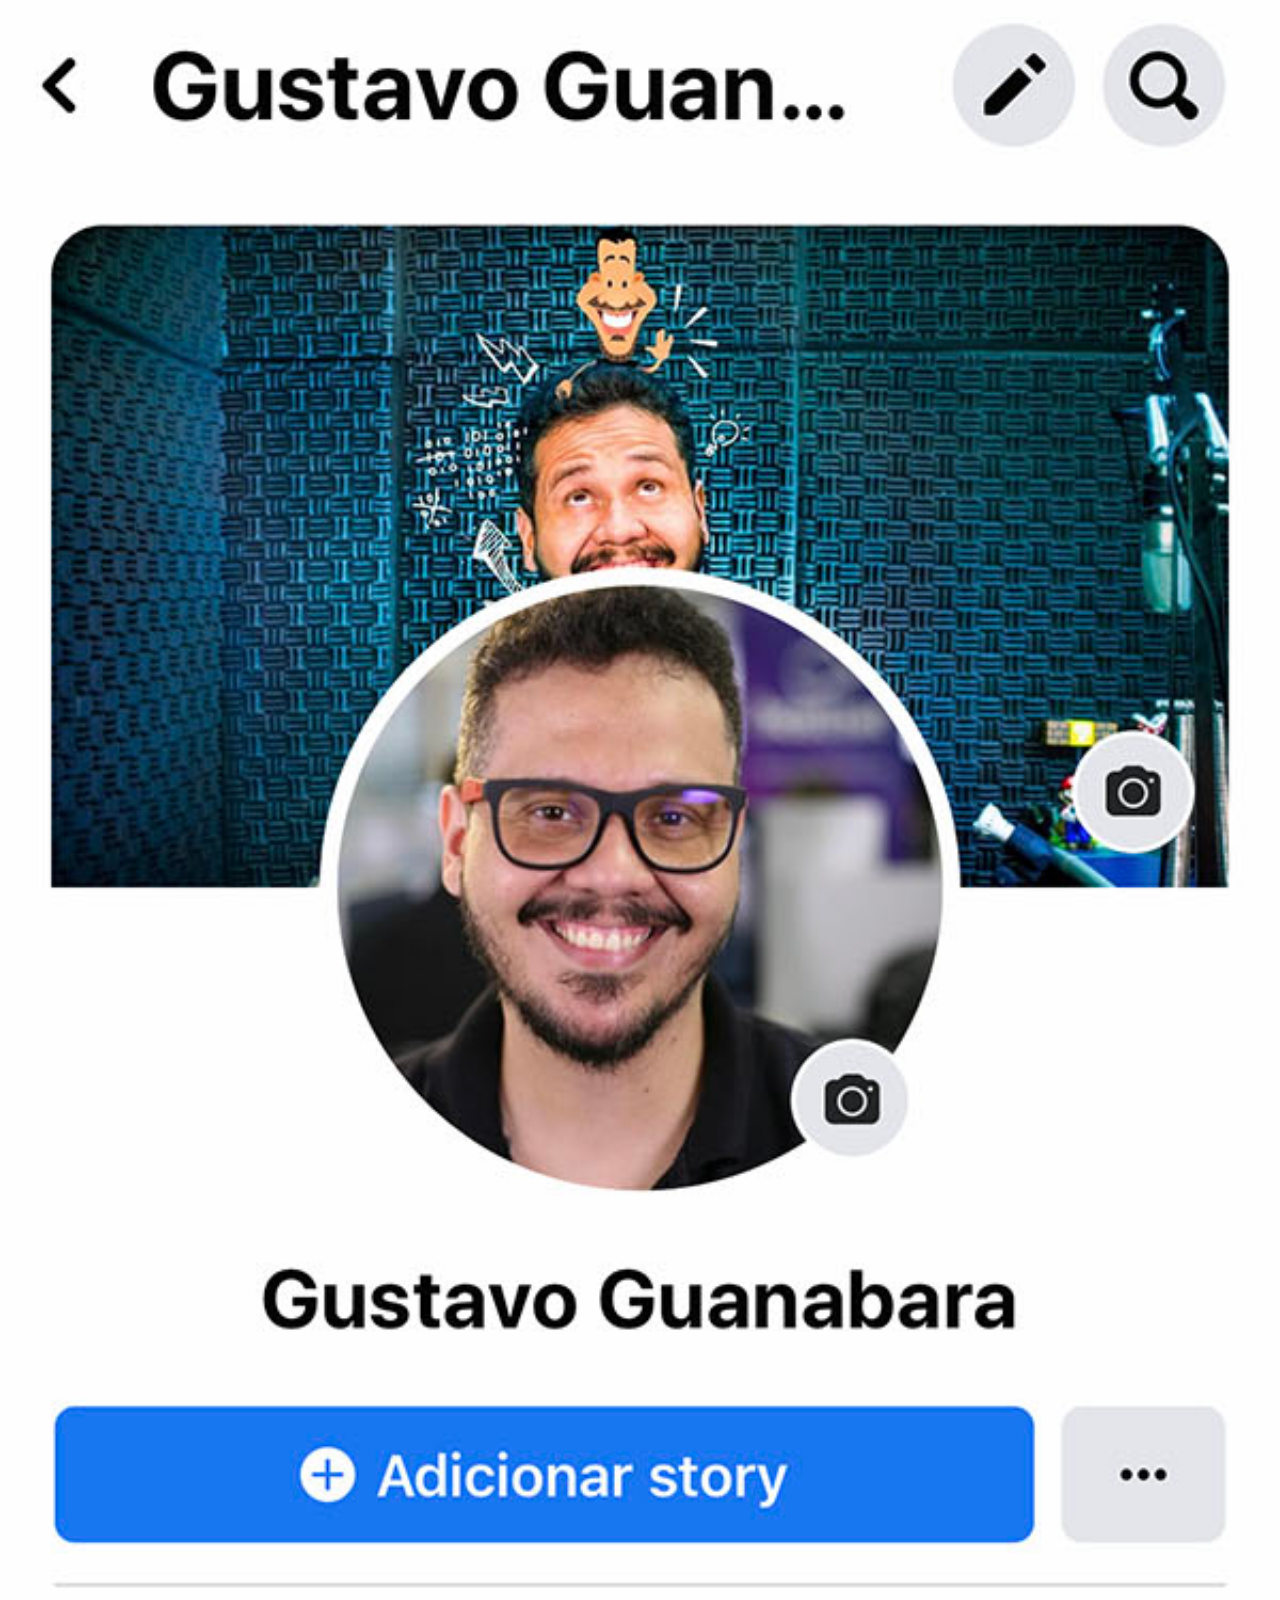
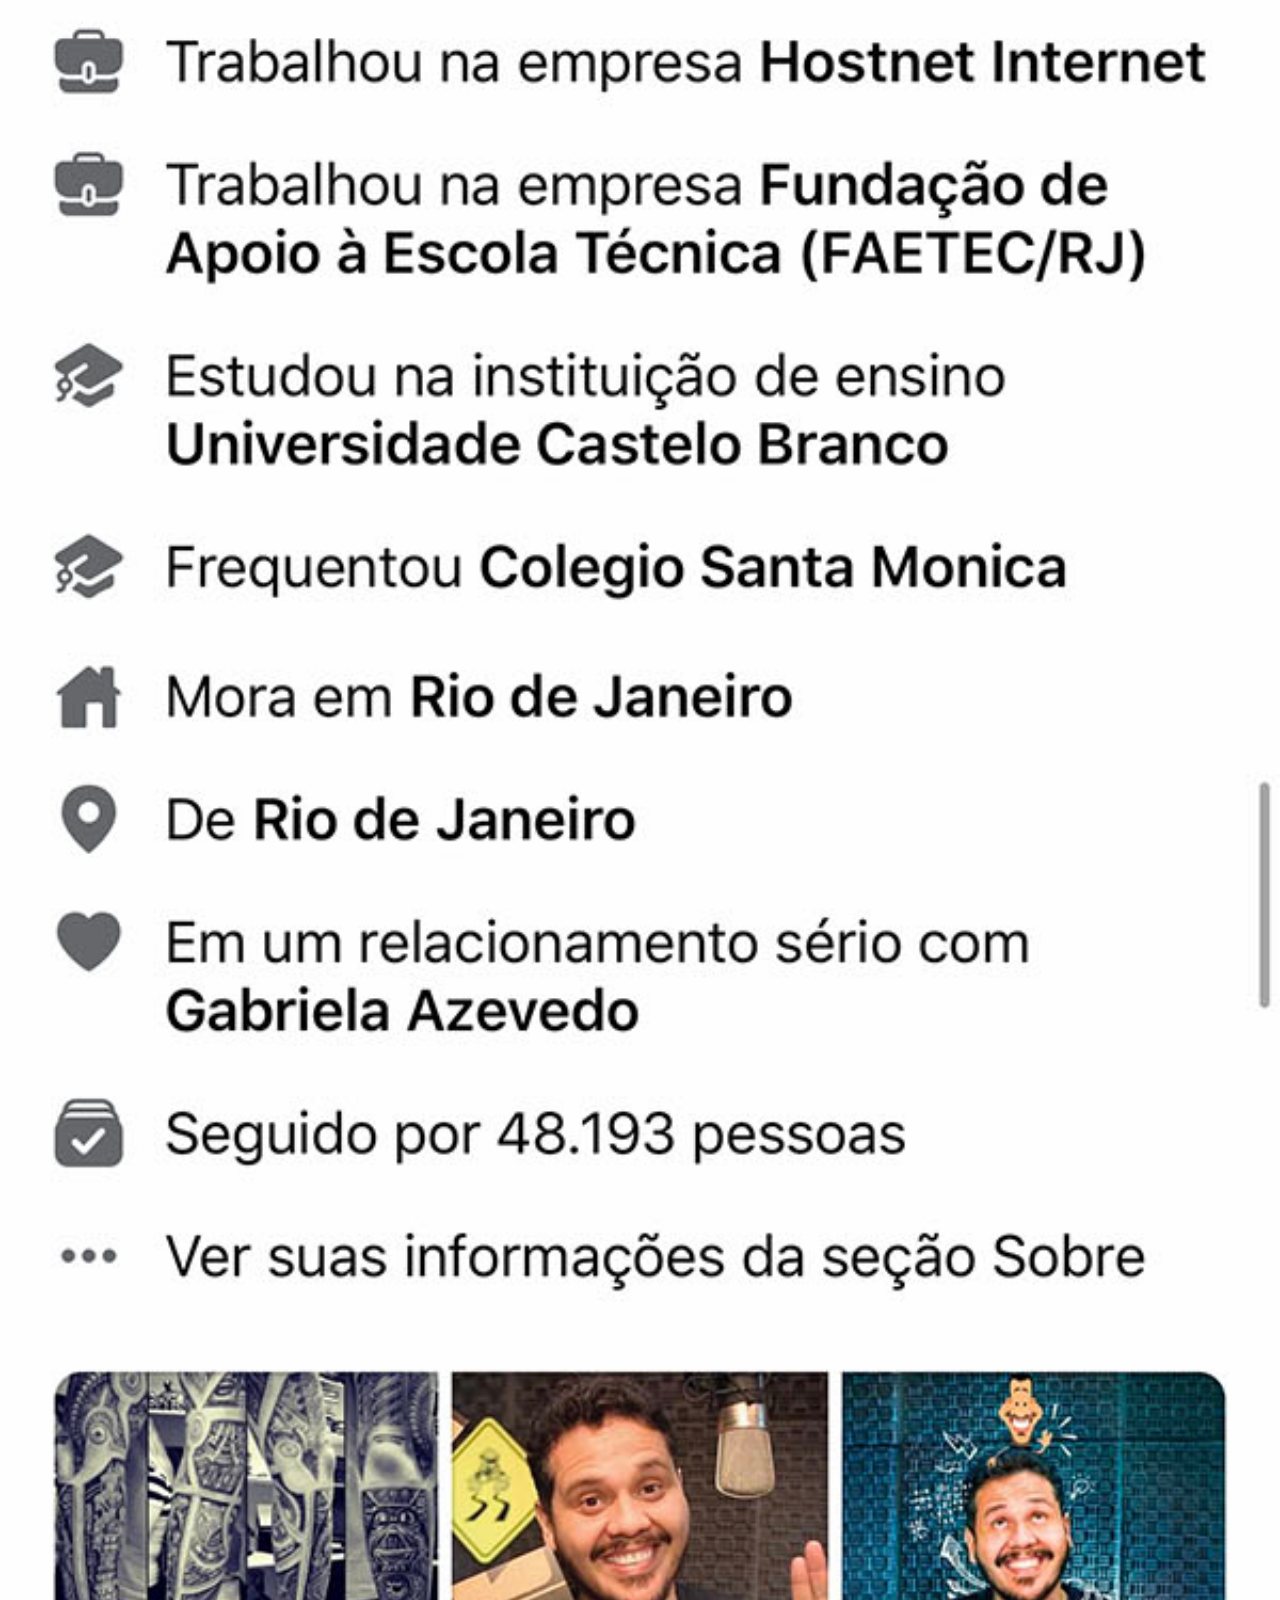
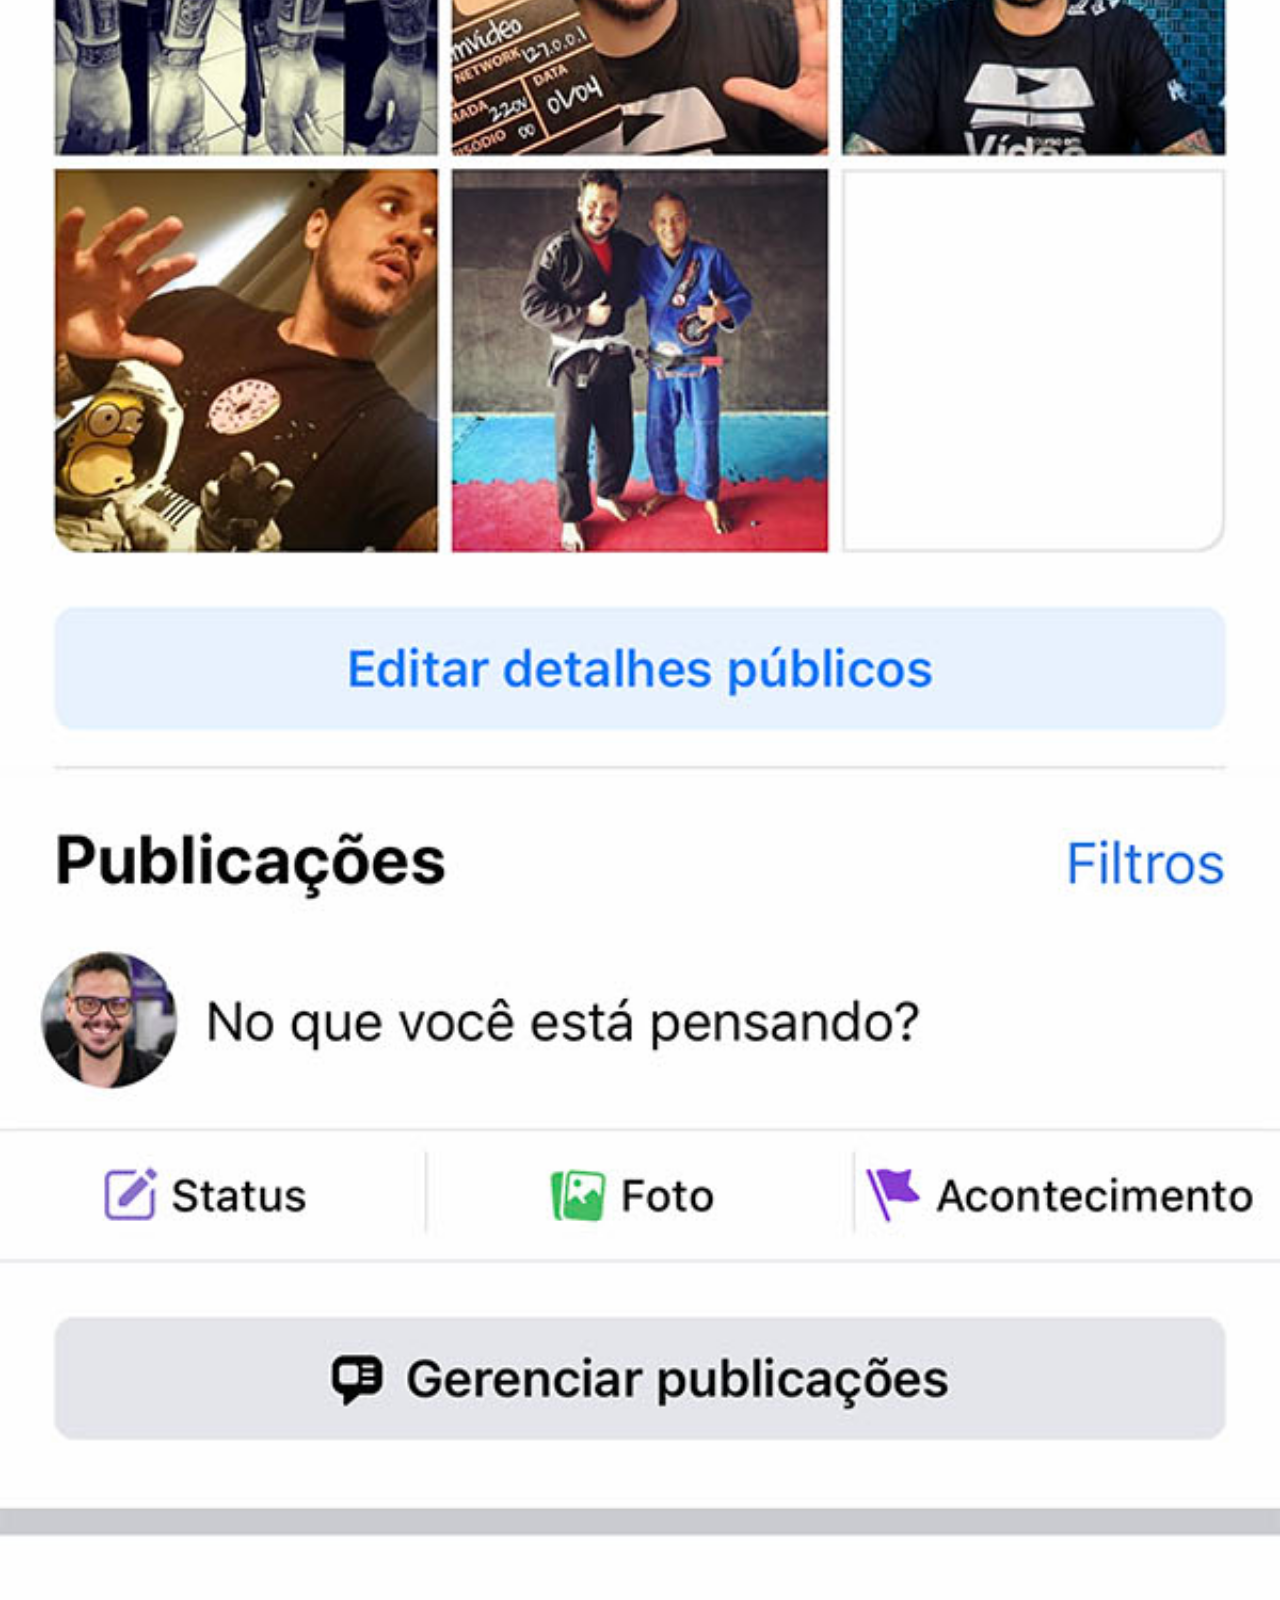
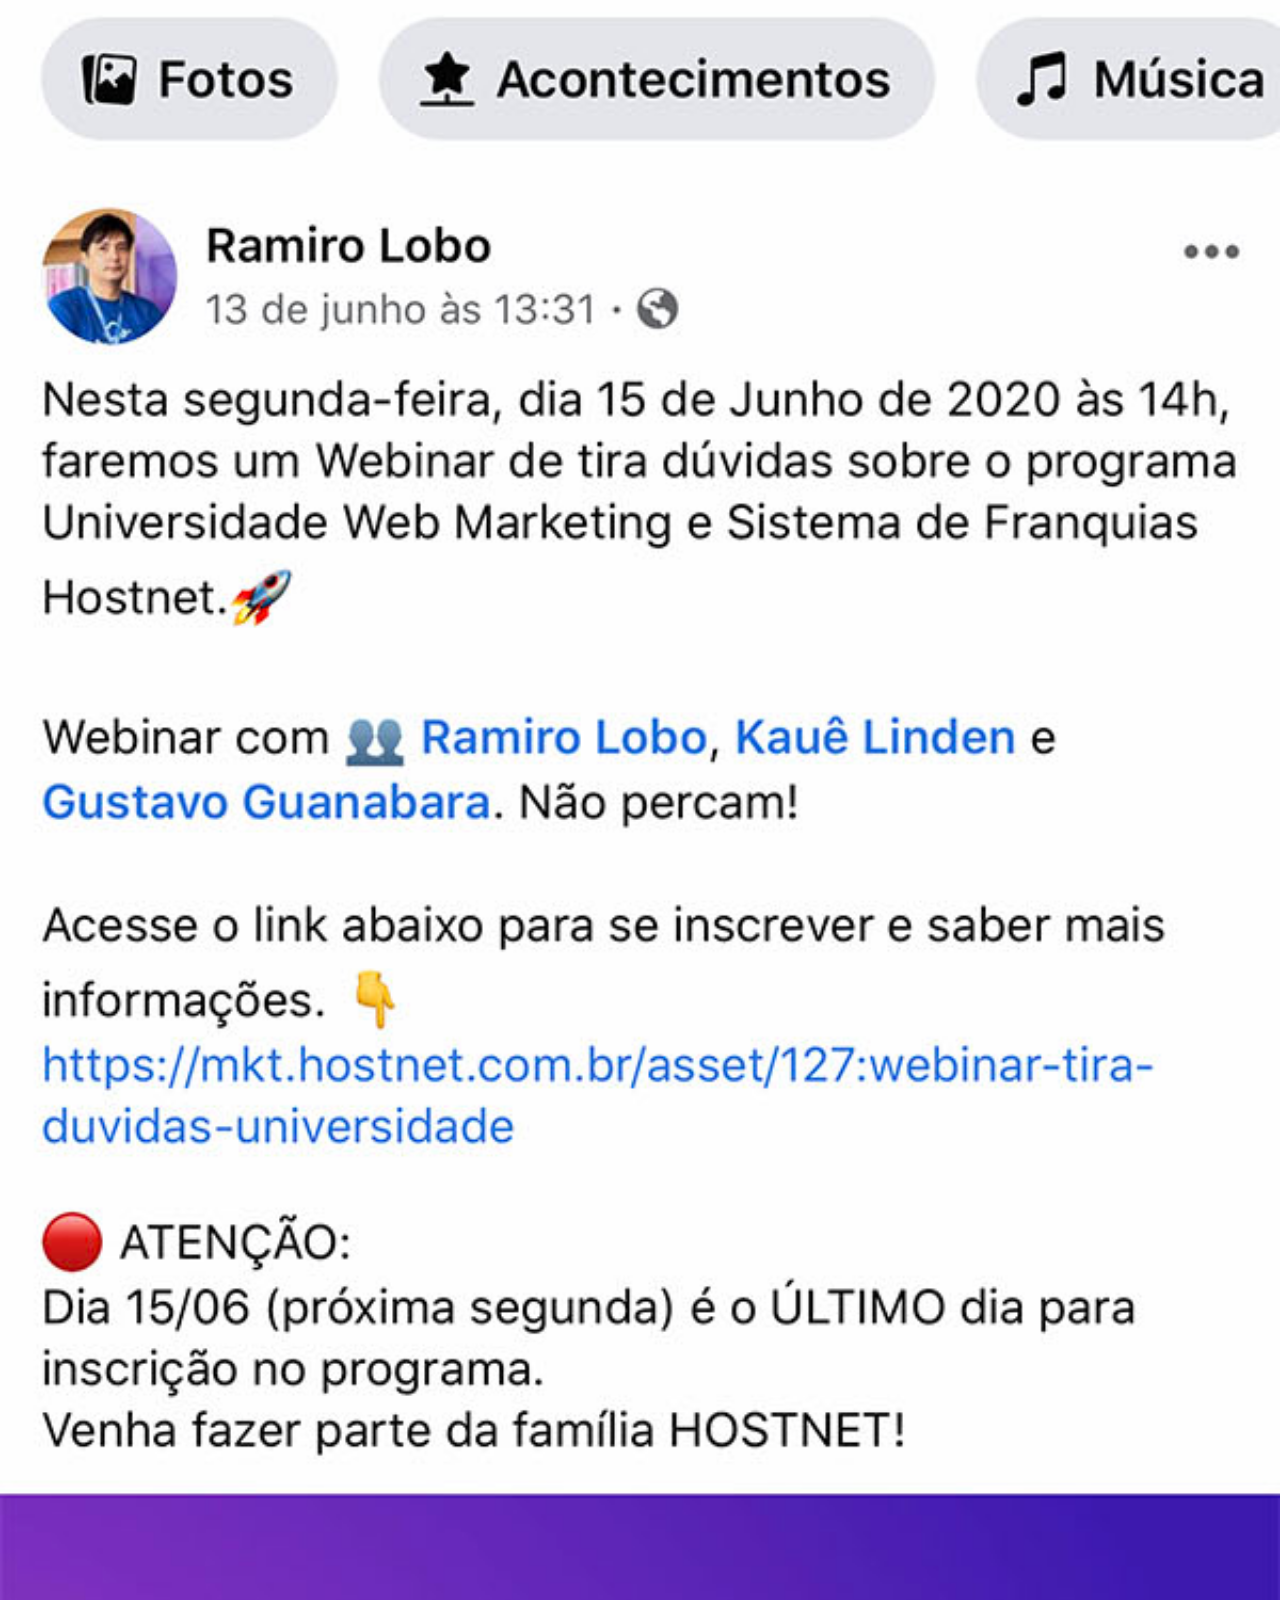
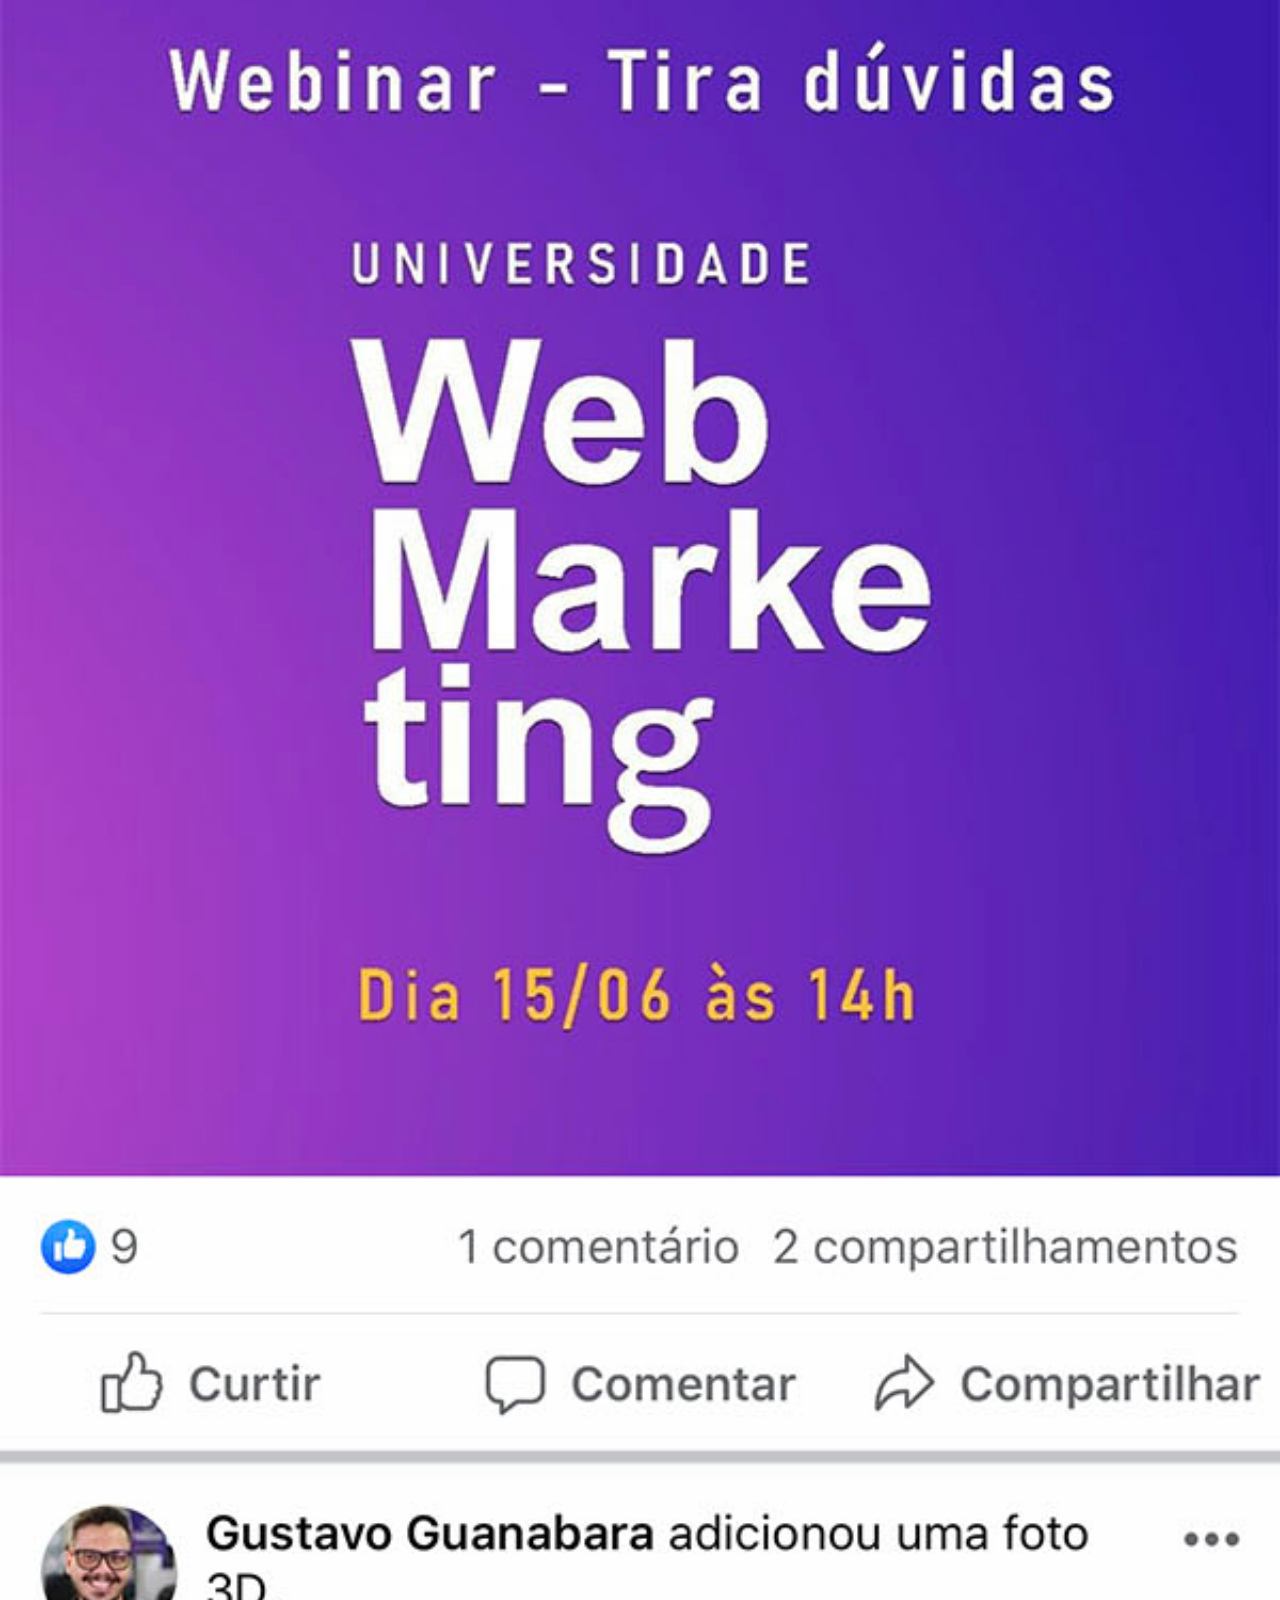
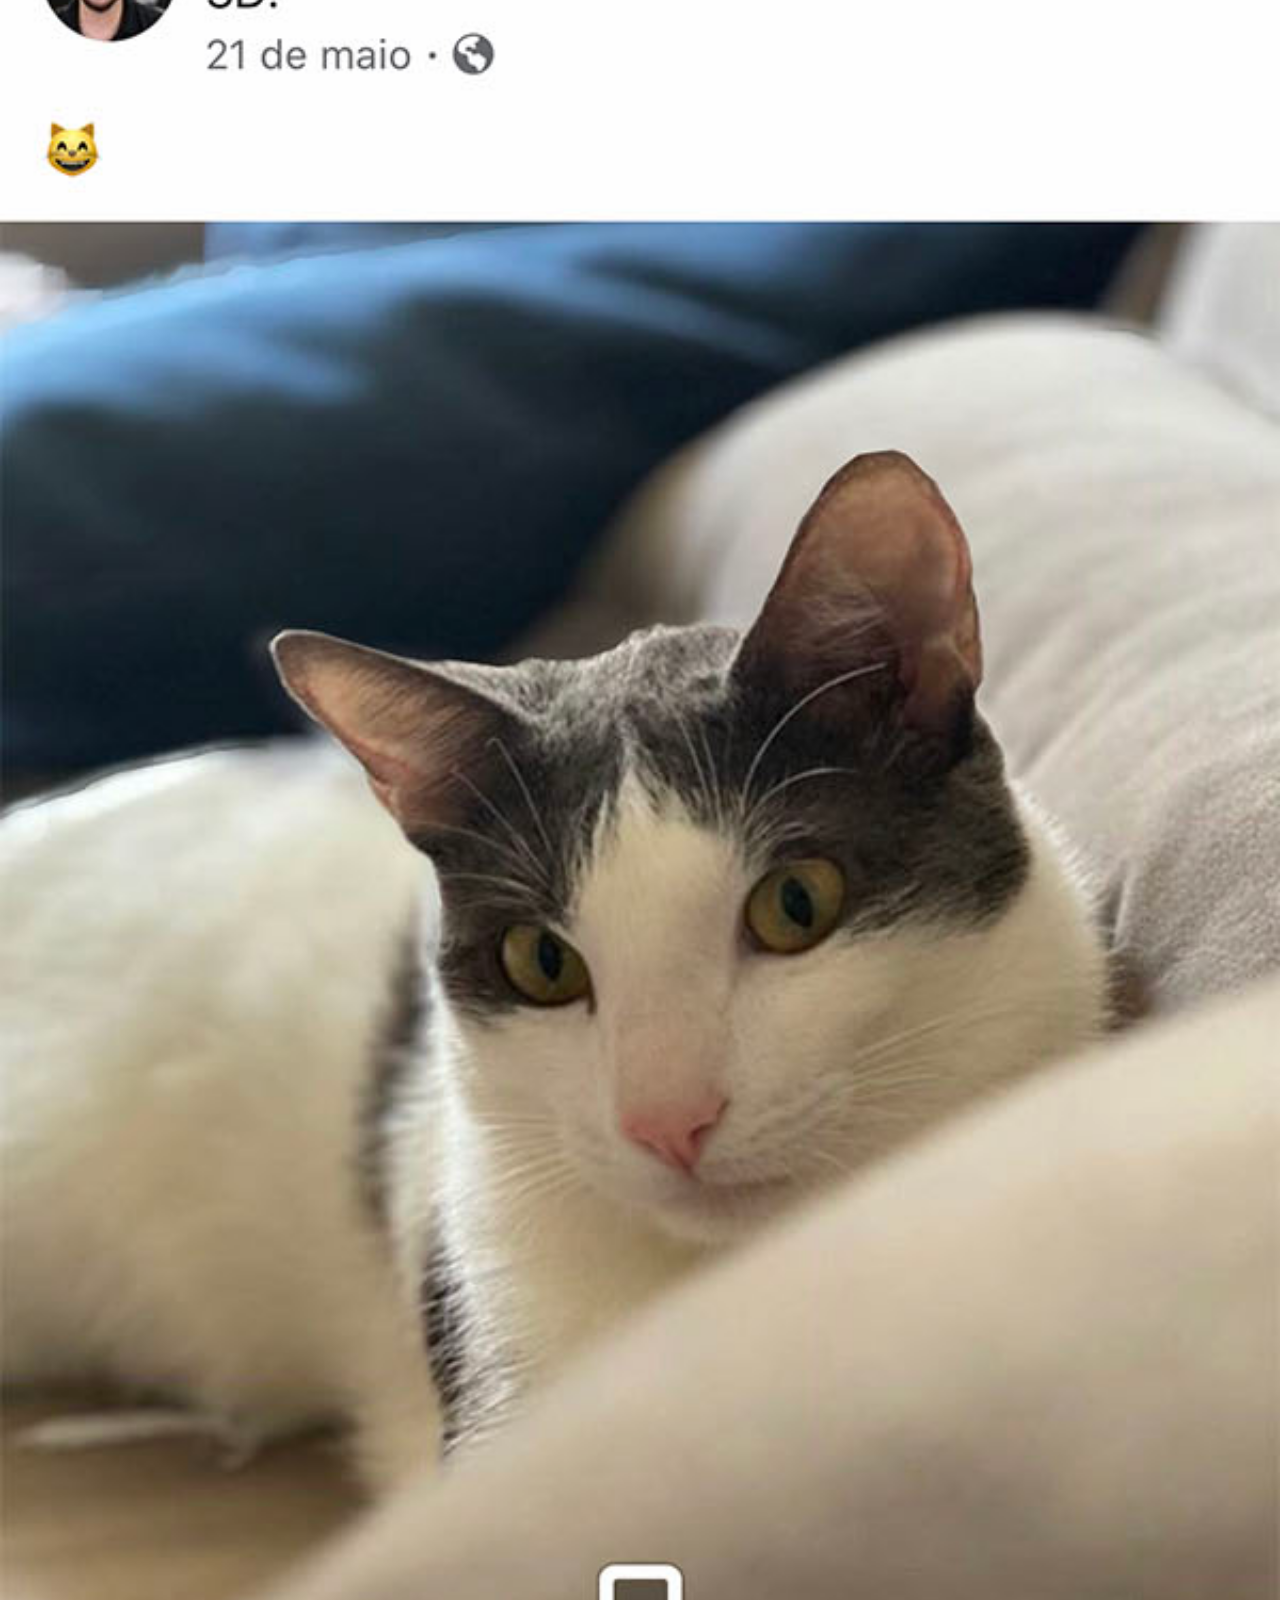
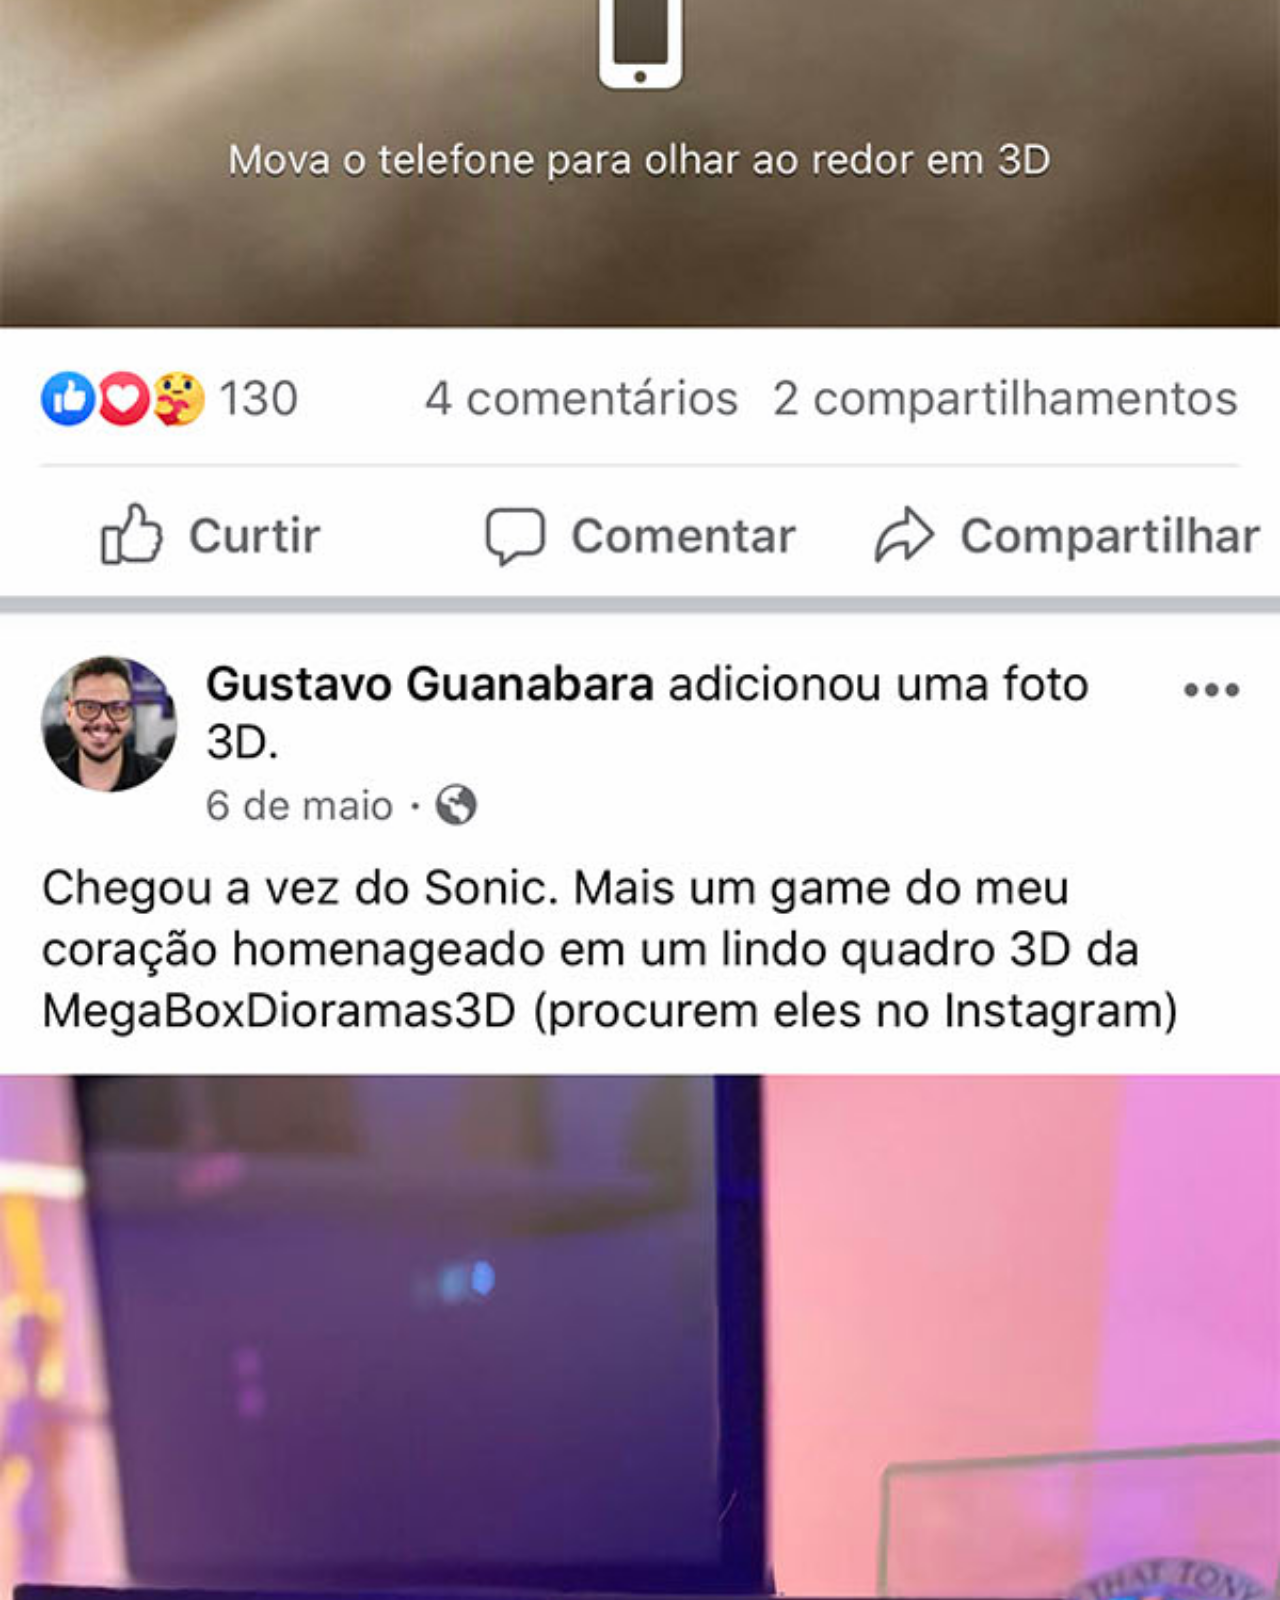
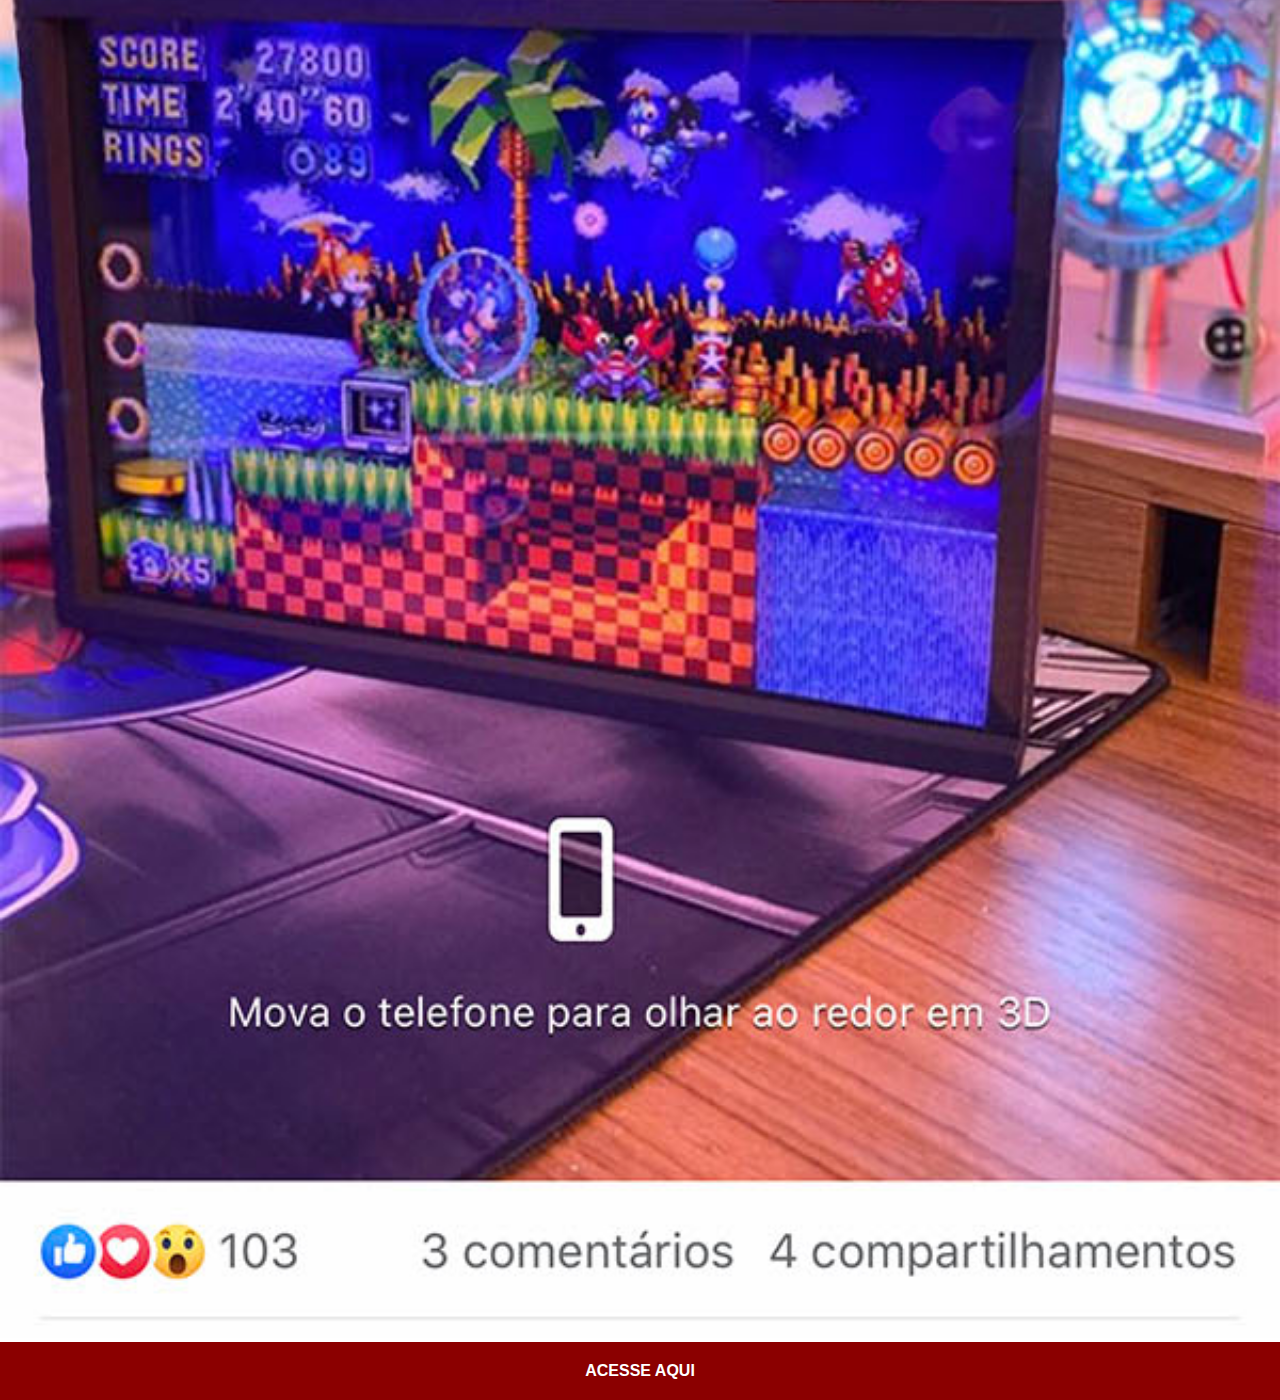
<file: facebook.html>
<!DOCTYPE html>
<html lang="pt-br">
<head>
    <meta charset="UTF-8">
    <meta name="viewport" content="width=device-width, initial-scale=1.0">
    <title>Facebook</title>
    <link rel="stylesheet" href="estilos/social.css">
</head>
<body>
    <img src="imagens/tela-facebook.jpg" alt="Facebook">
    <a href="https://www.facebook.com/gustavoguanabara" target="_blank">ACESSE AQUI</a>
    
</body>
</html>
</file>
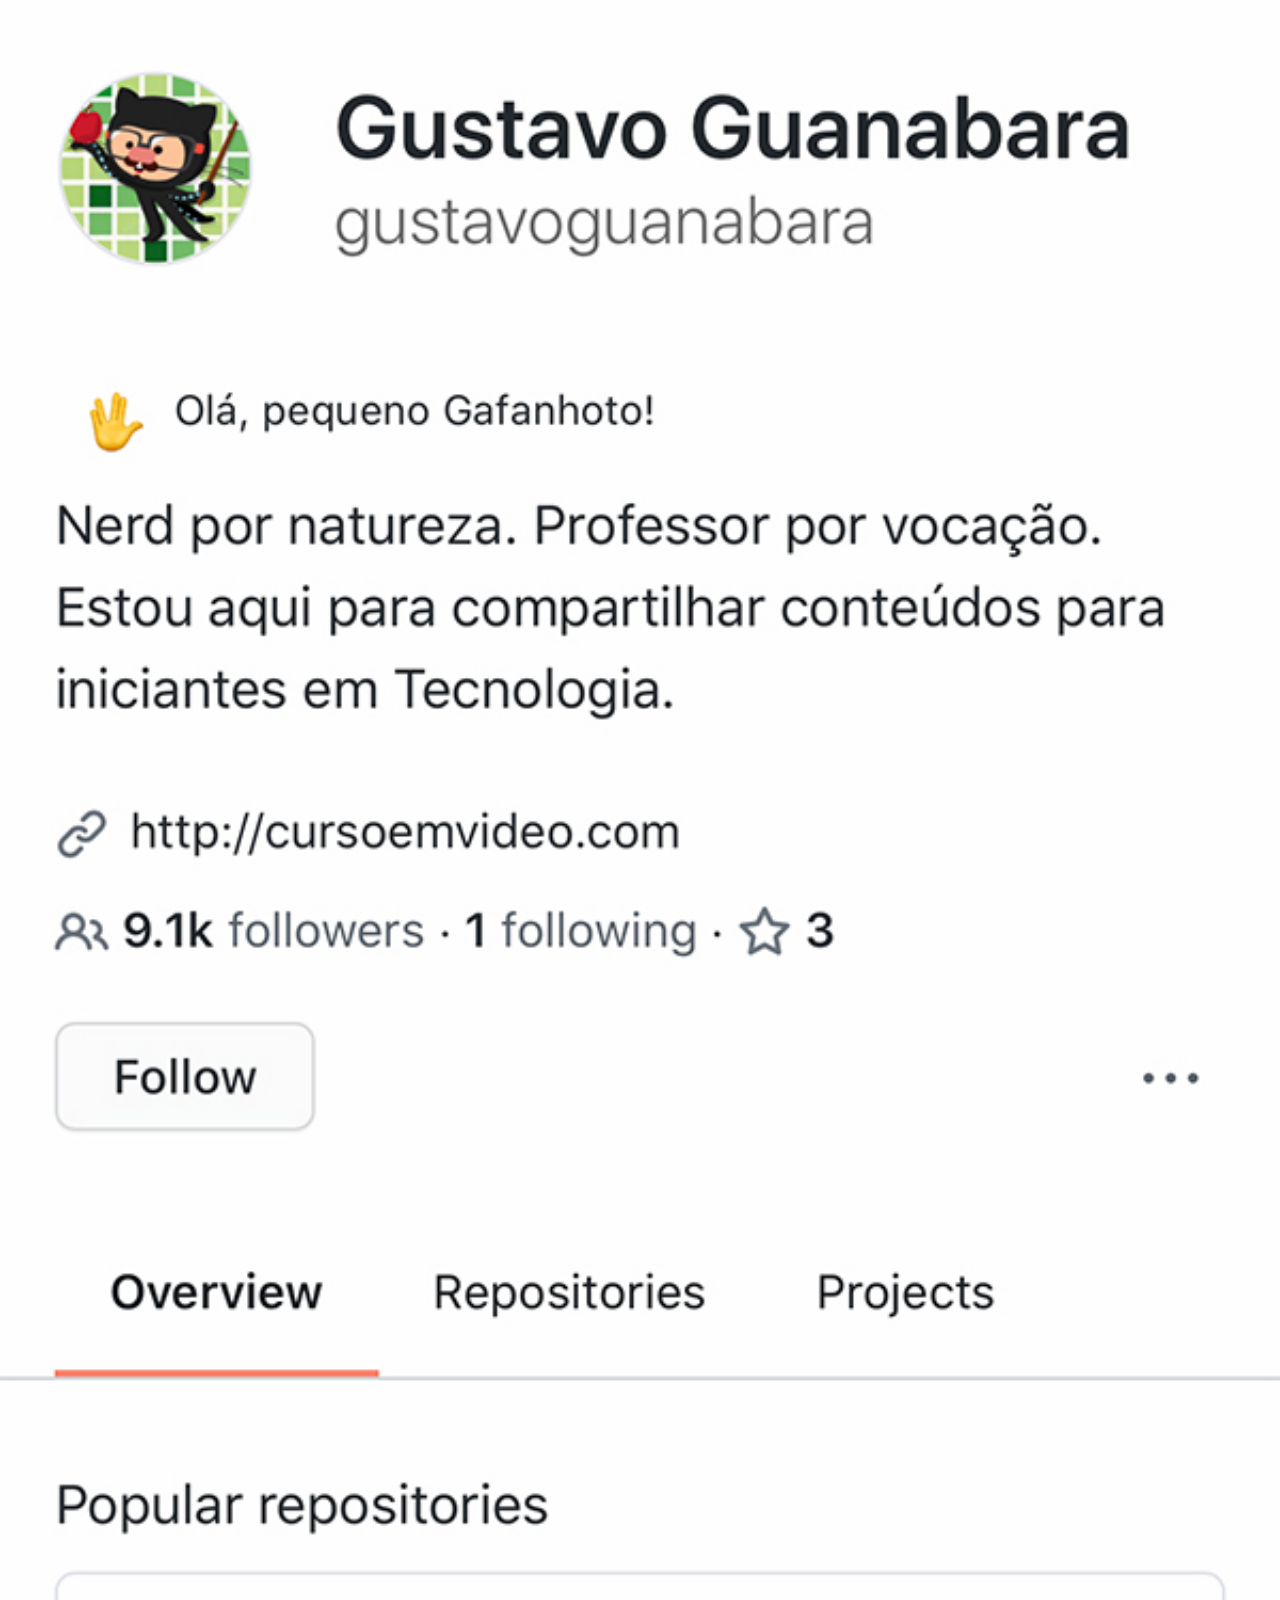
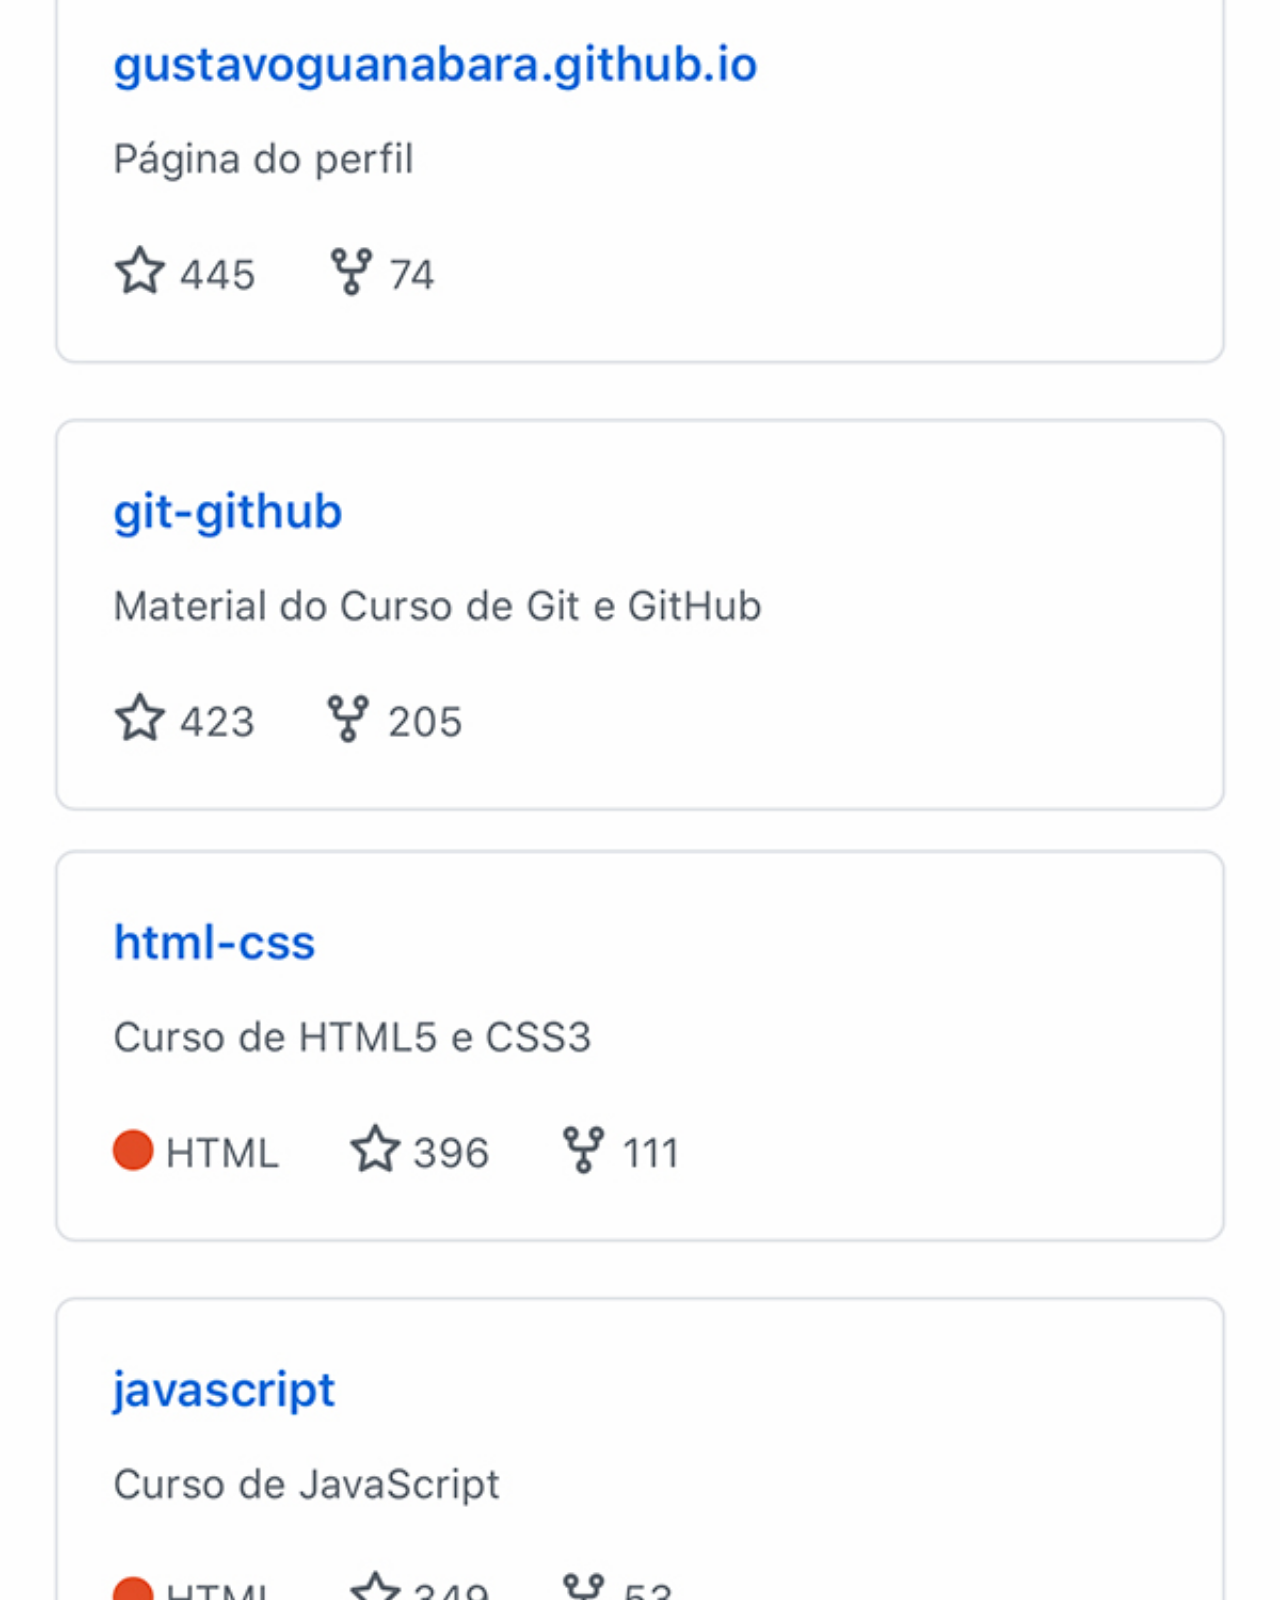
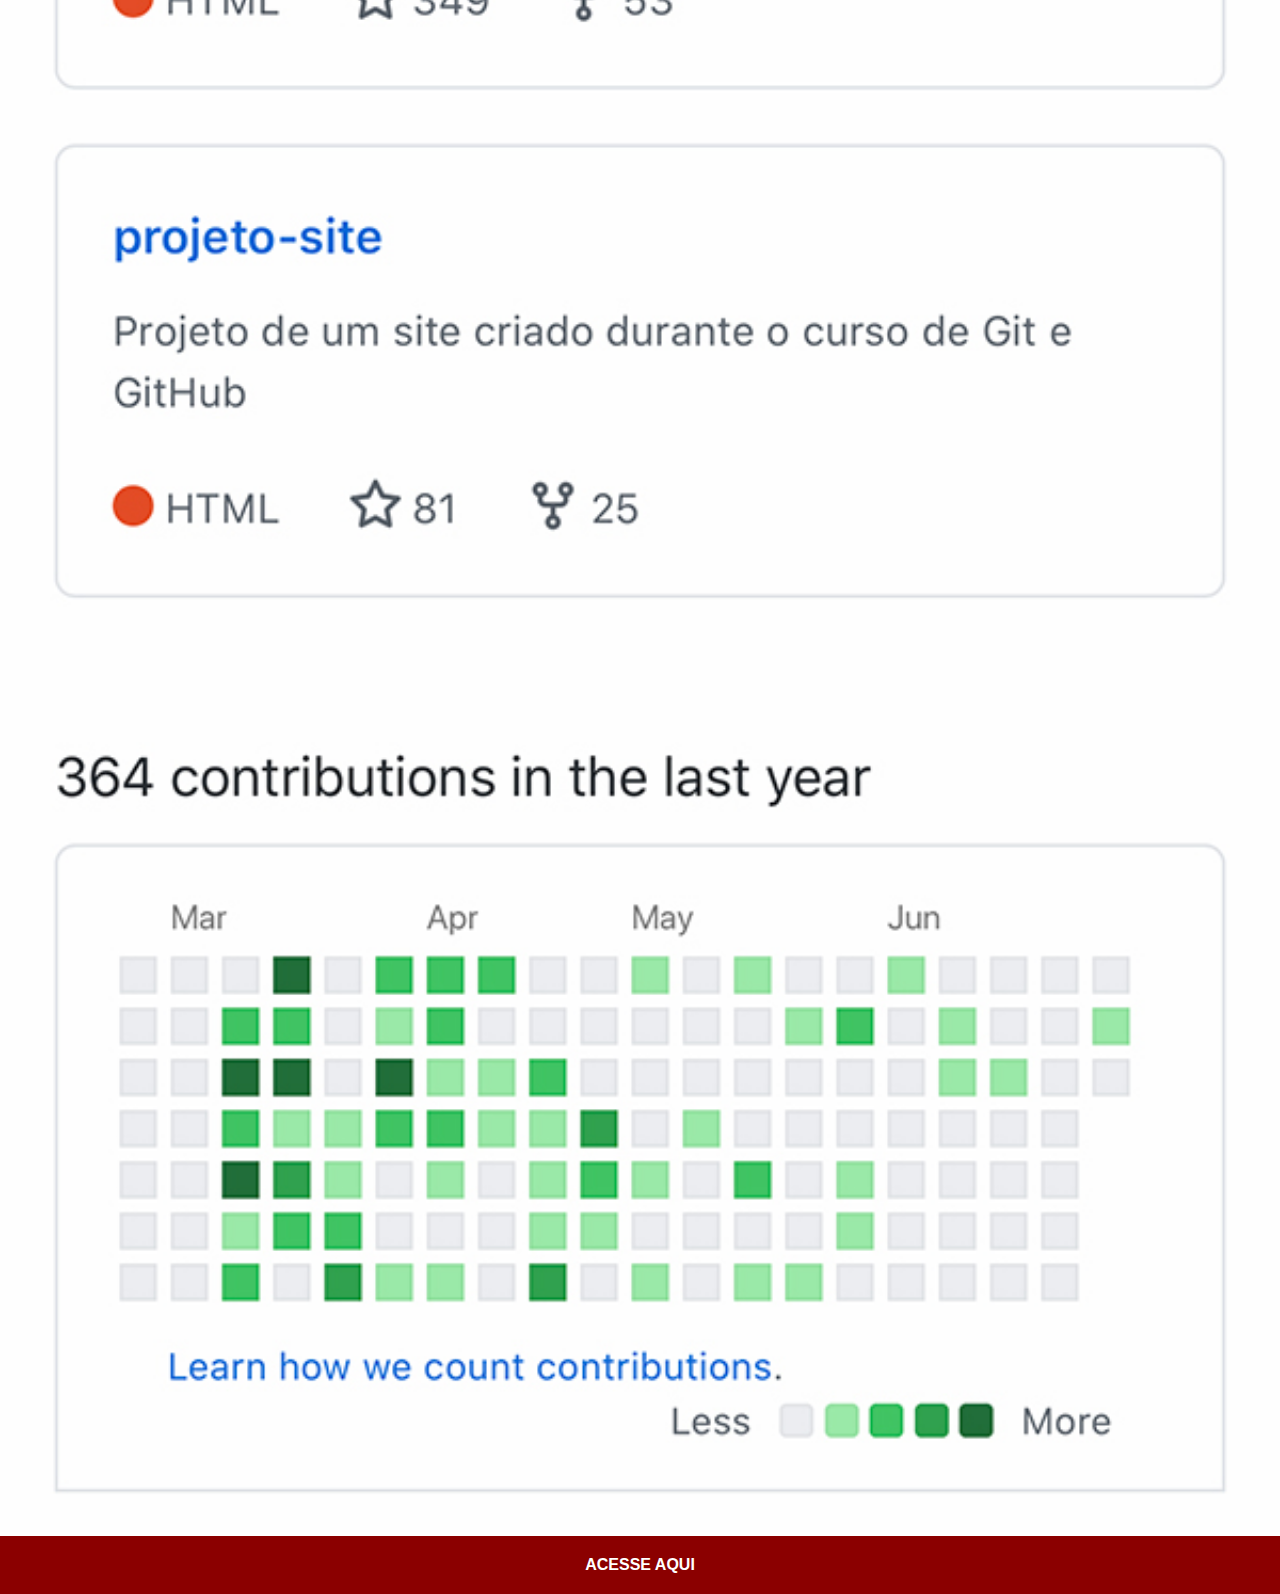
<file: Github.html>
<!DOCTYPE html>
<html lang="pt-br">
<head>
    <meta charset="UTF-8">
    <meta name="viewport" content="width=device-width, initial-scale=1.0">
    <title>GitHub</title>
    <link rel="stylesheet" href="estilos/social.css">
</head>
<body>
    <img src="imagens/tela-github.jpg" alt="Github">
    <a href="https://github.com/gustavoguanabara" target="_blank">ACESSE AQUI</a>
    
</body>
</html>
</file>
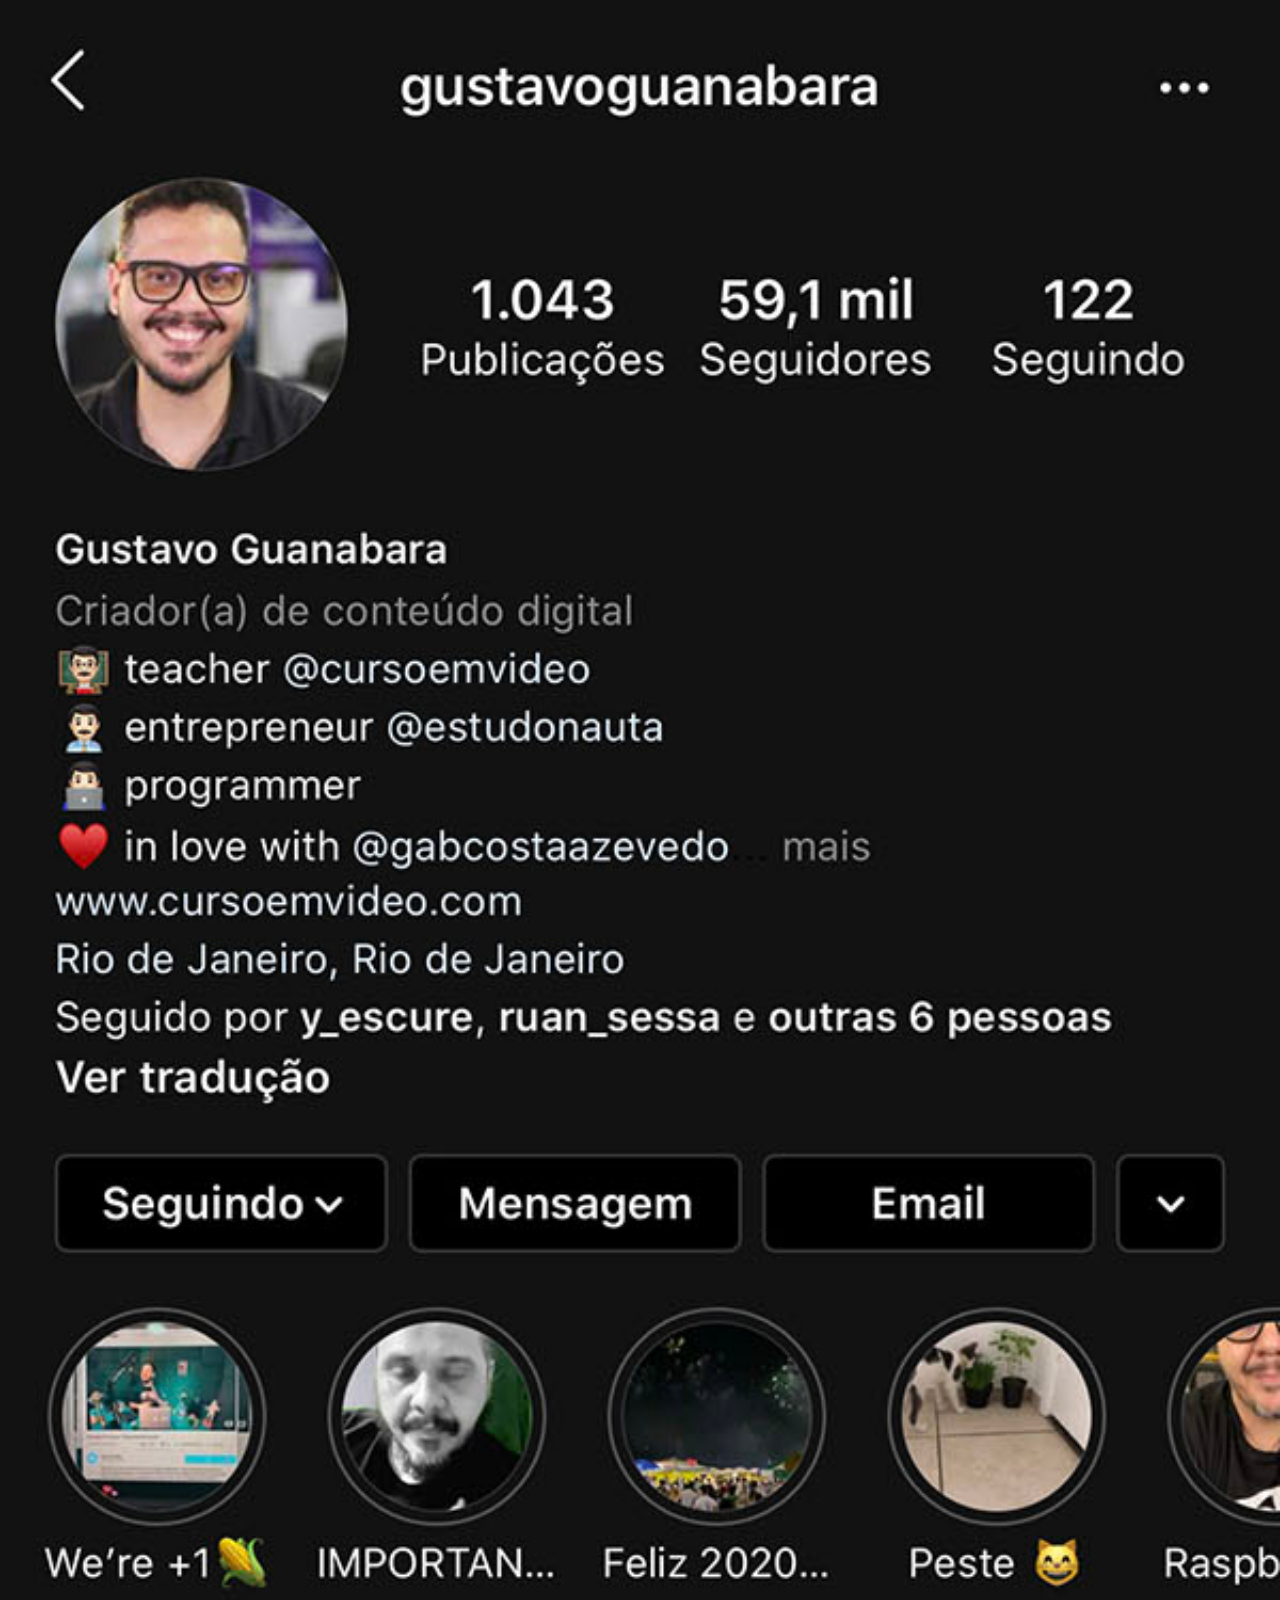
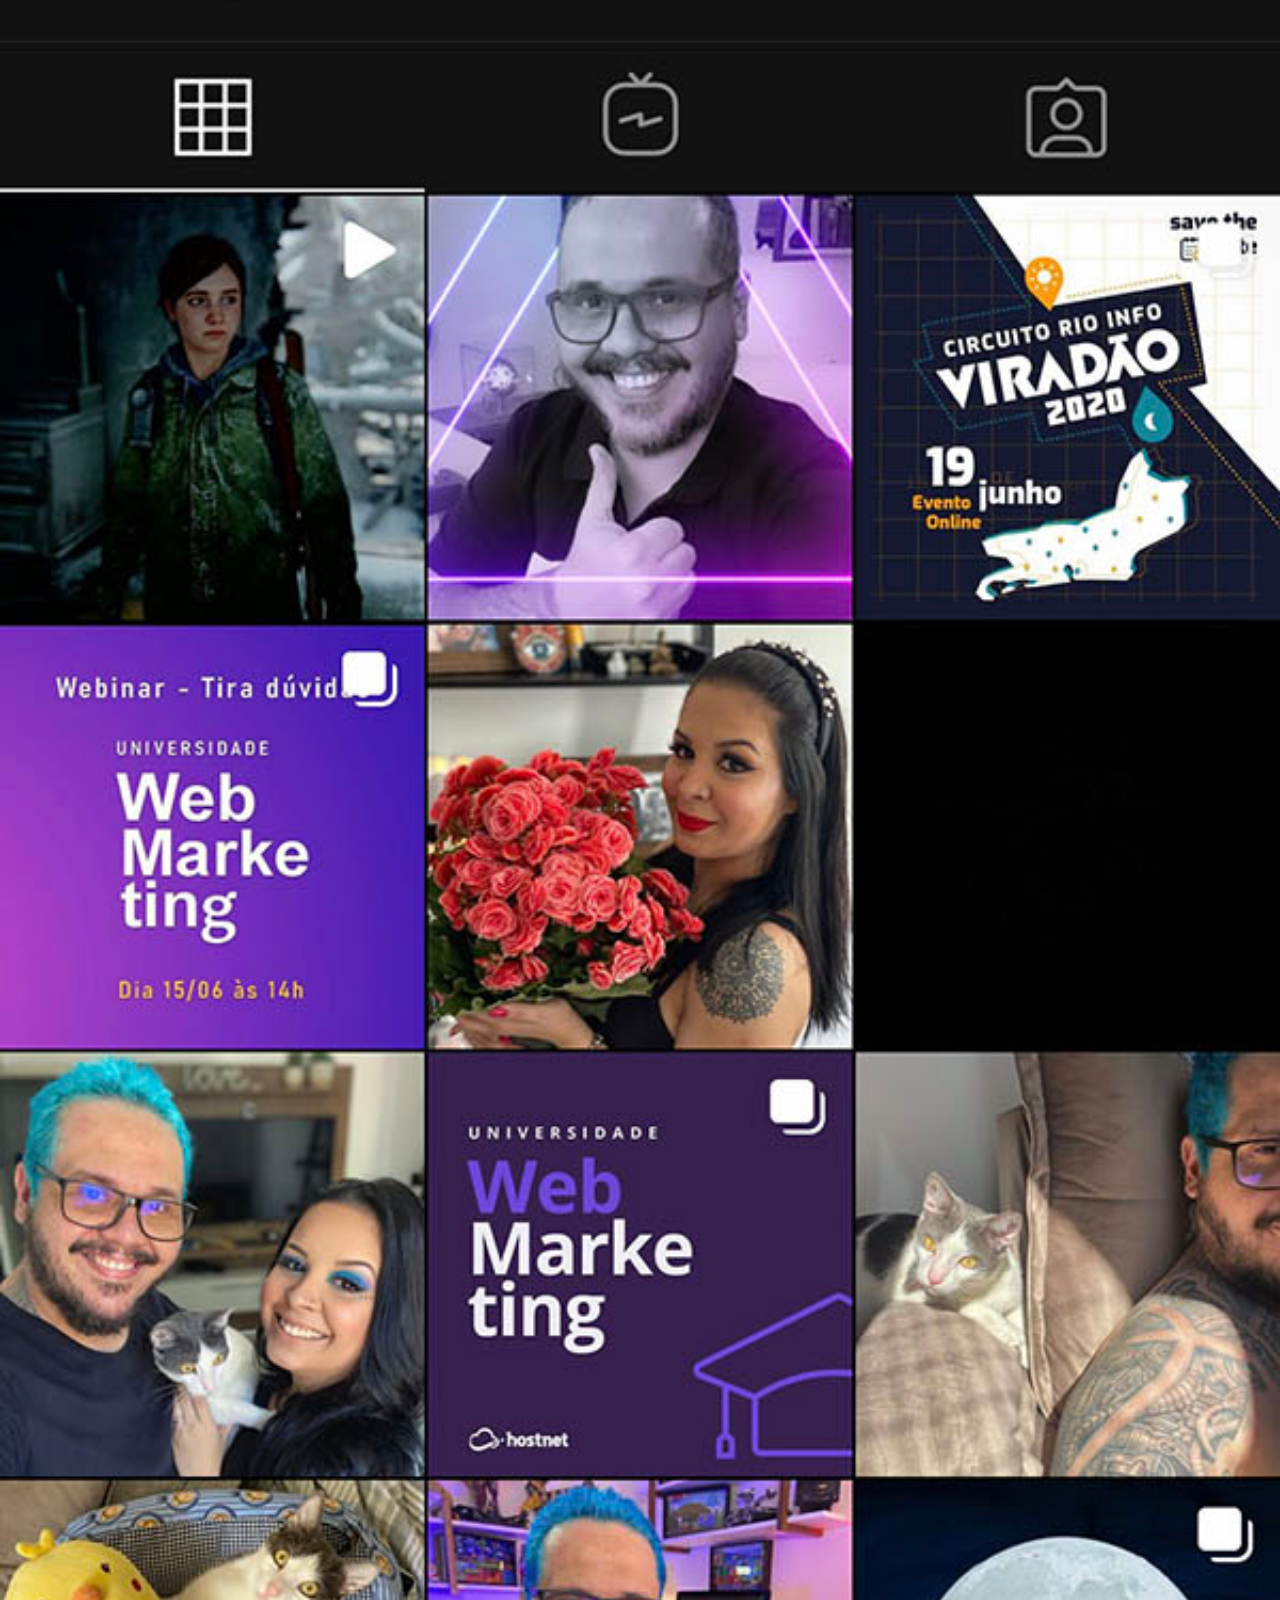
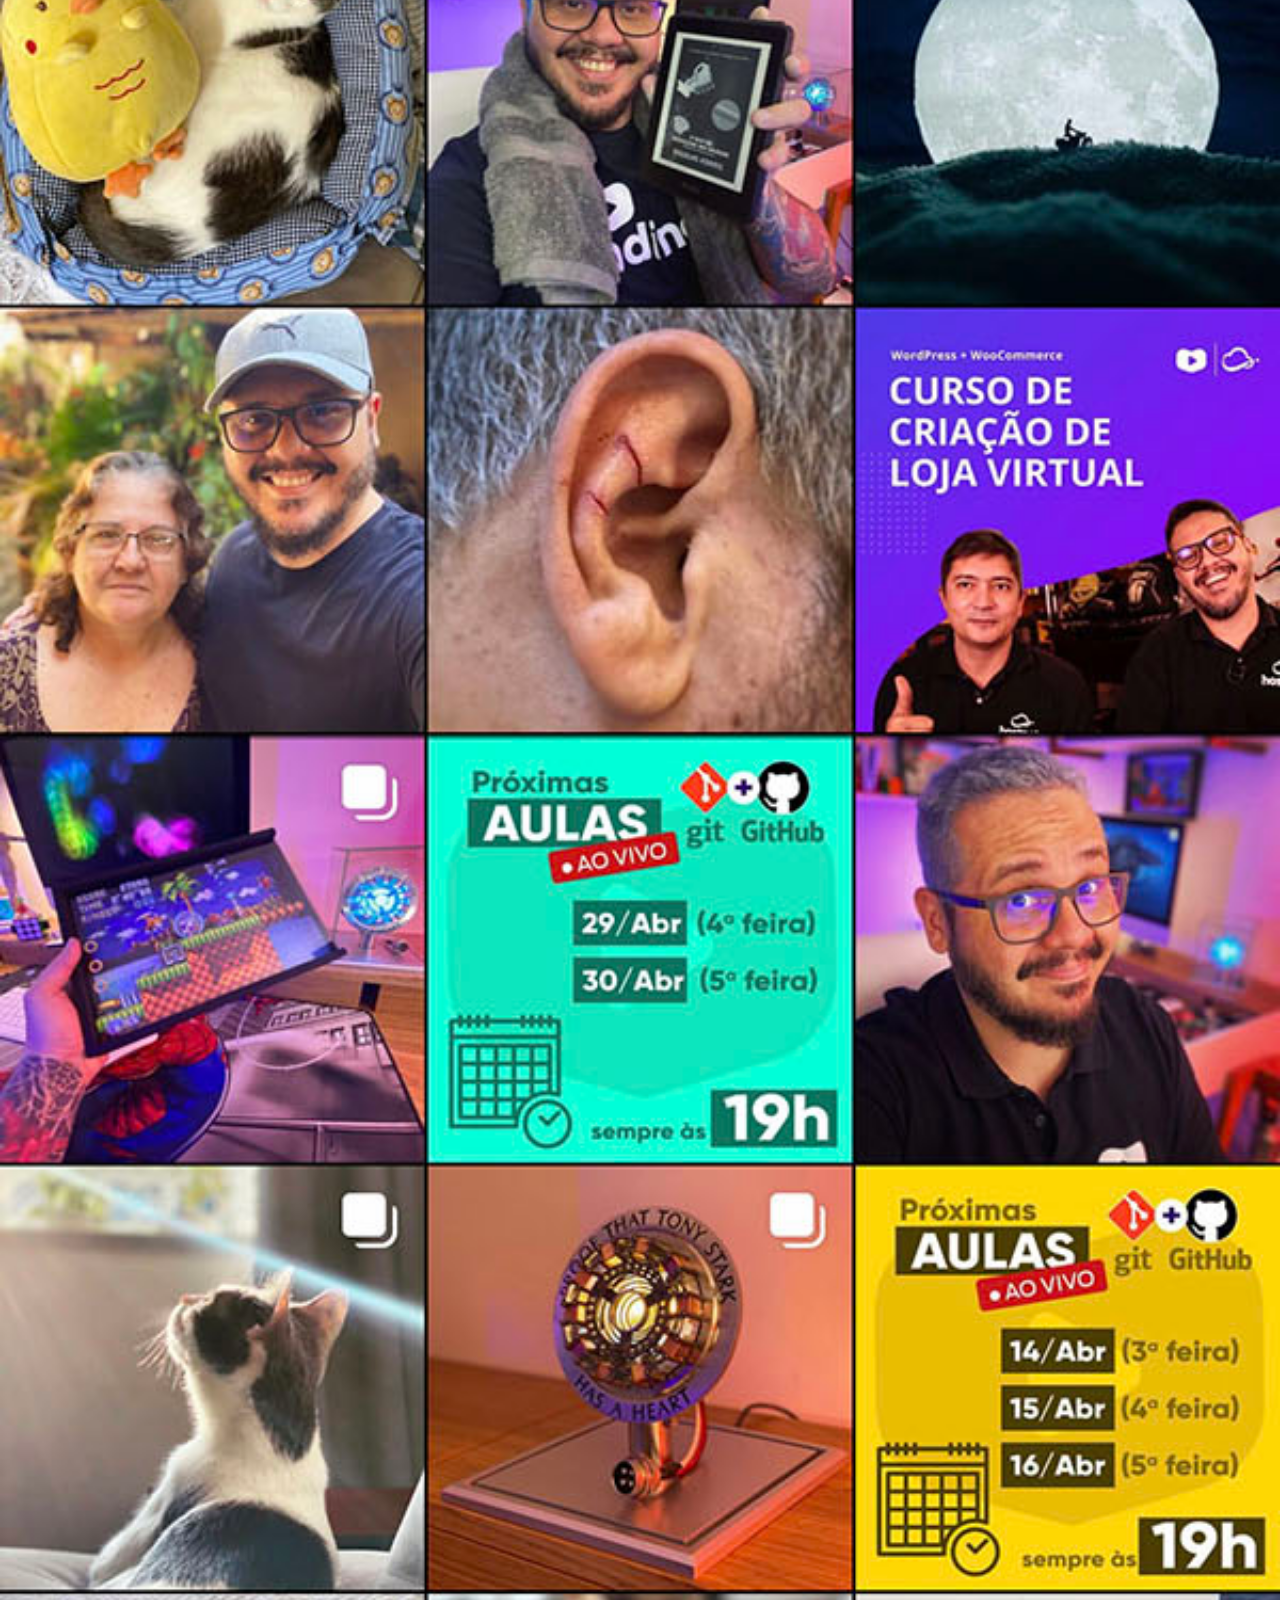
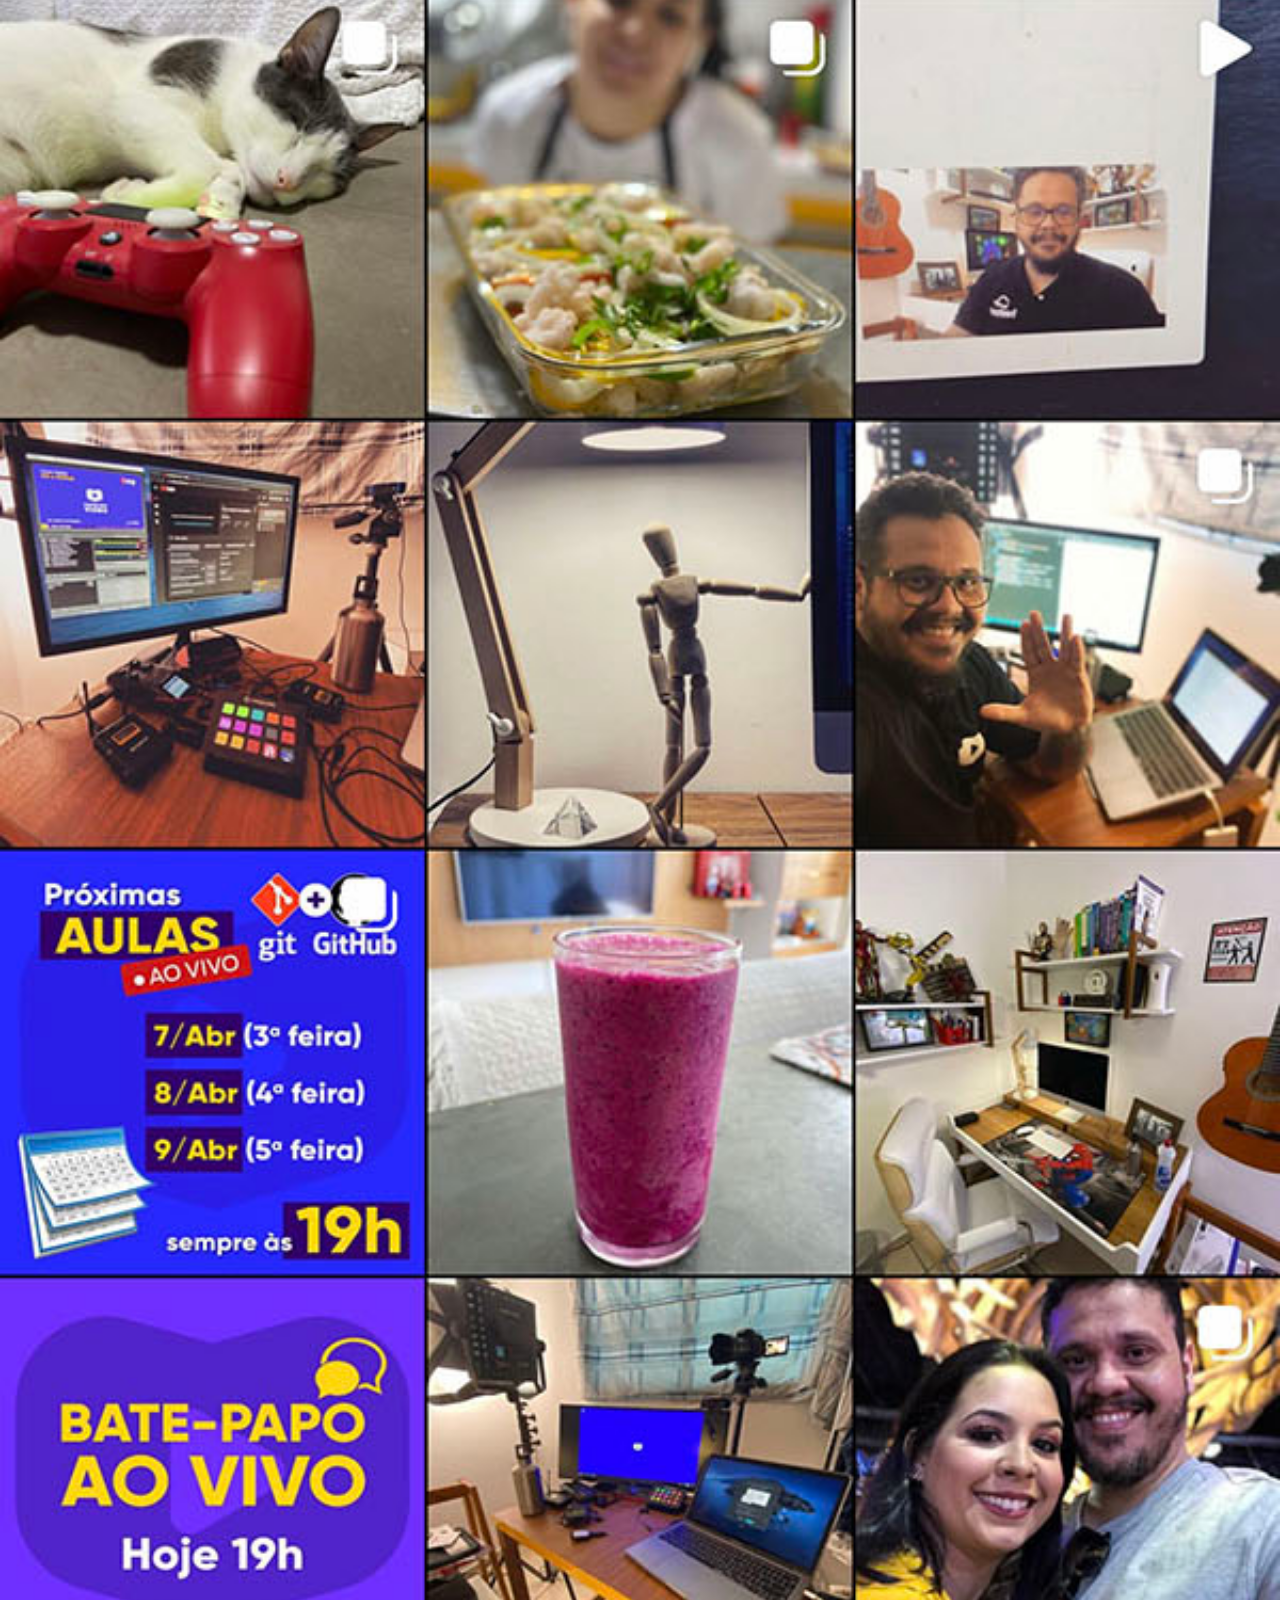
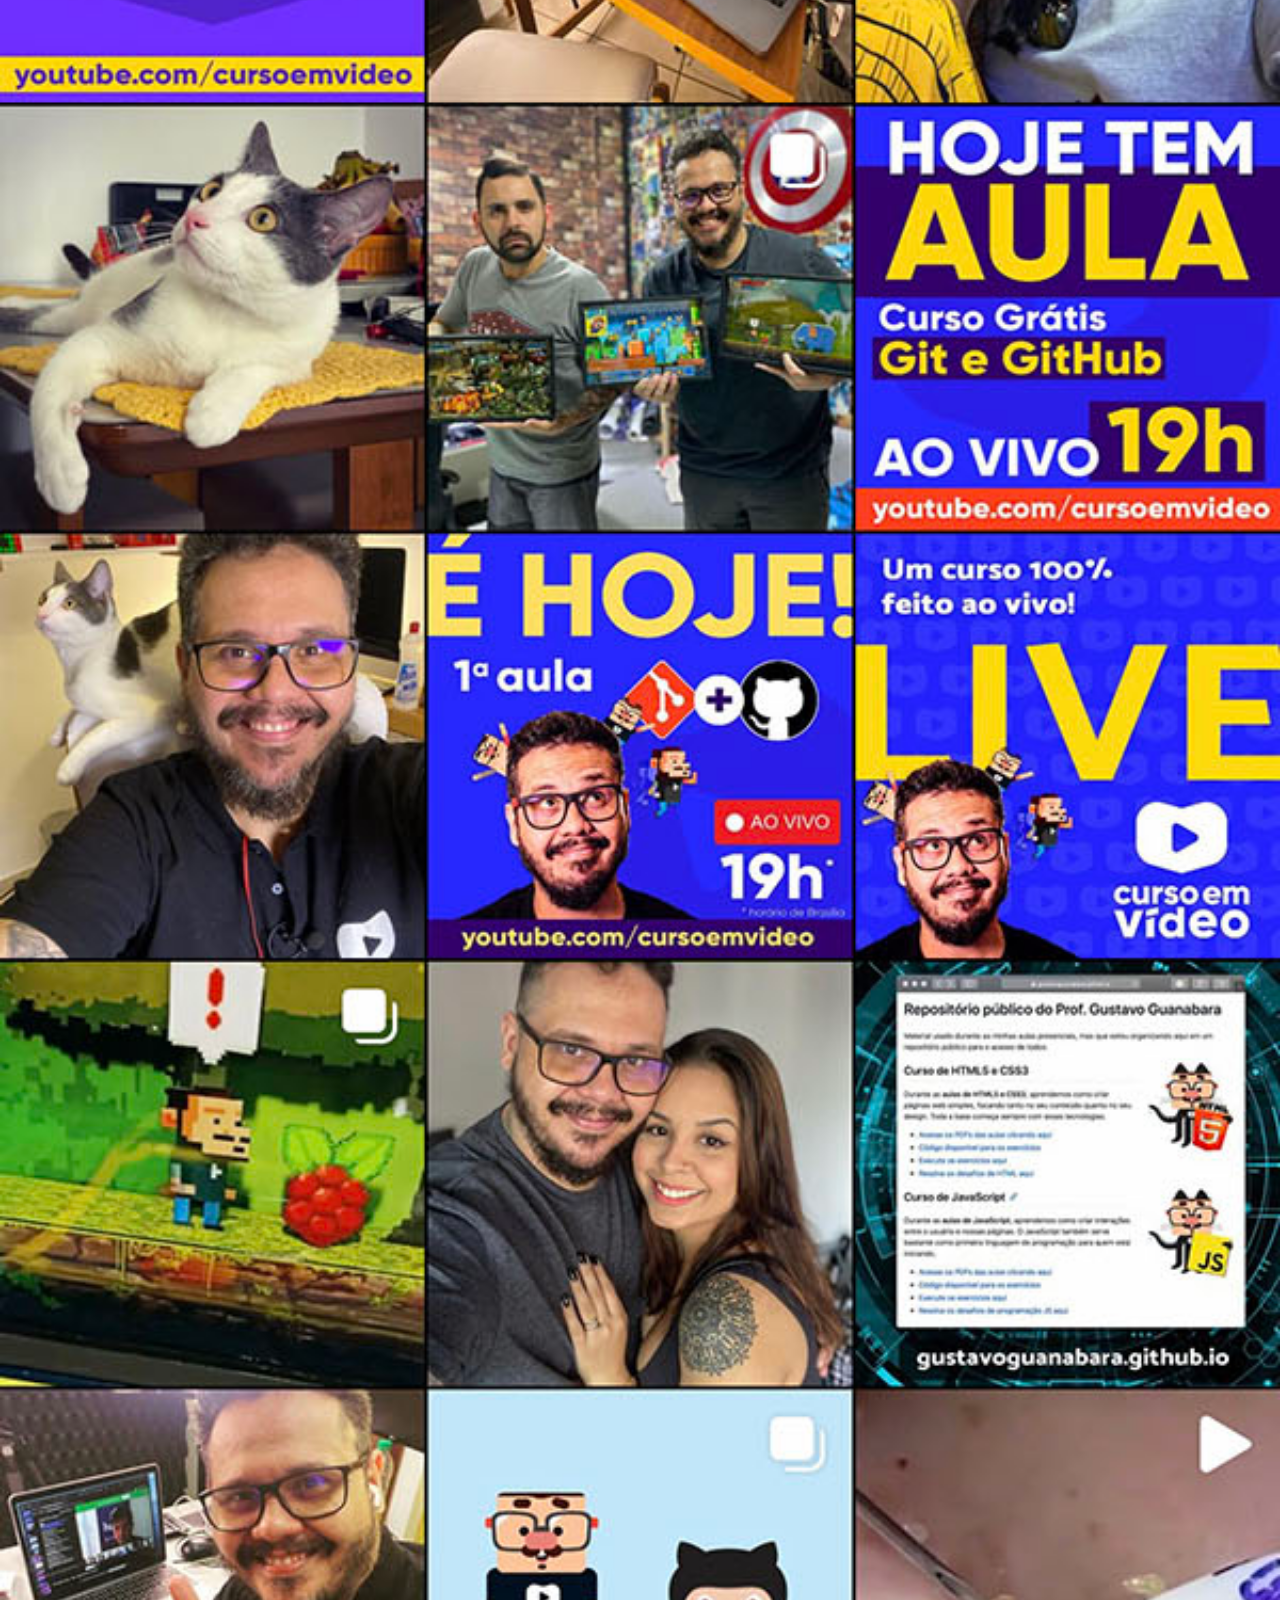
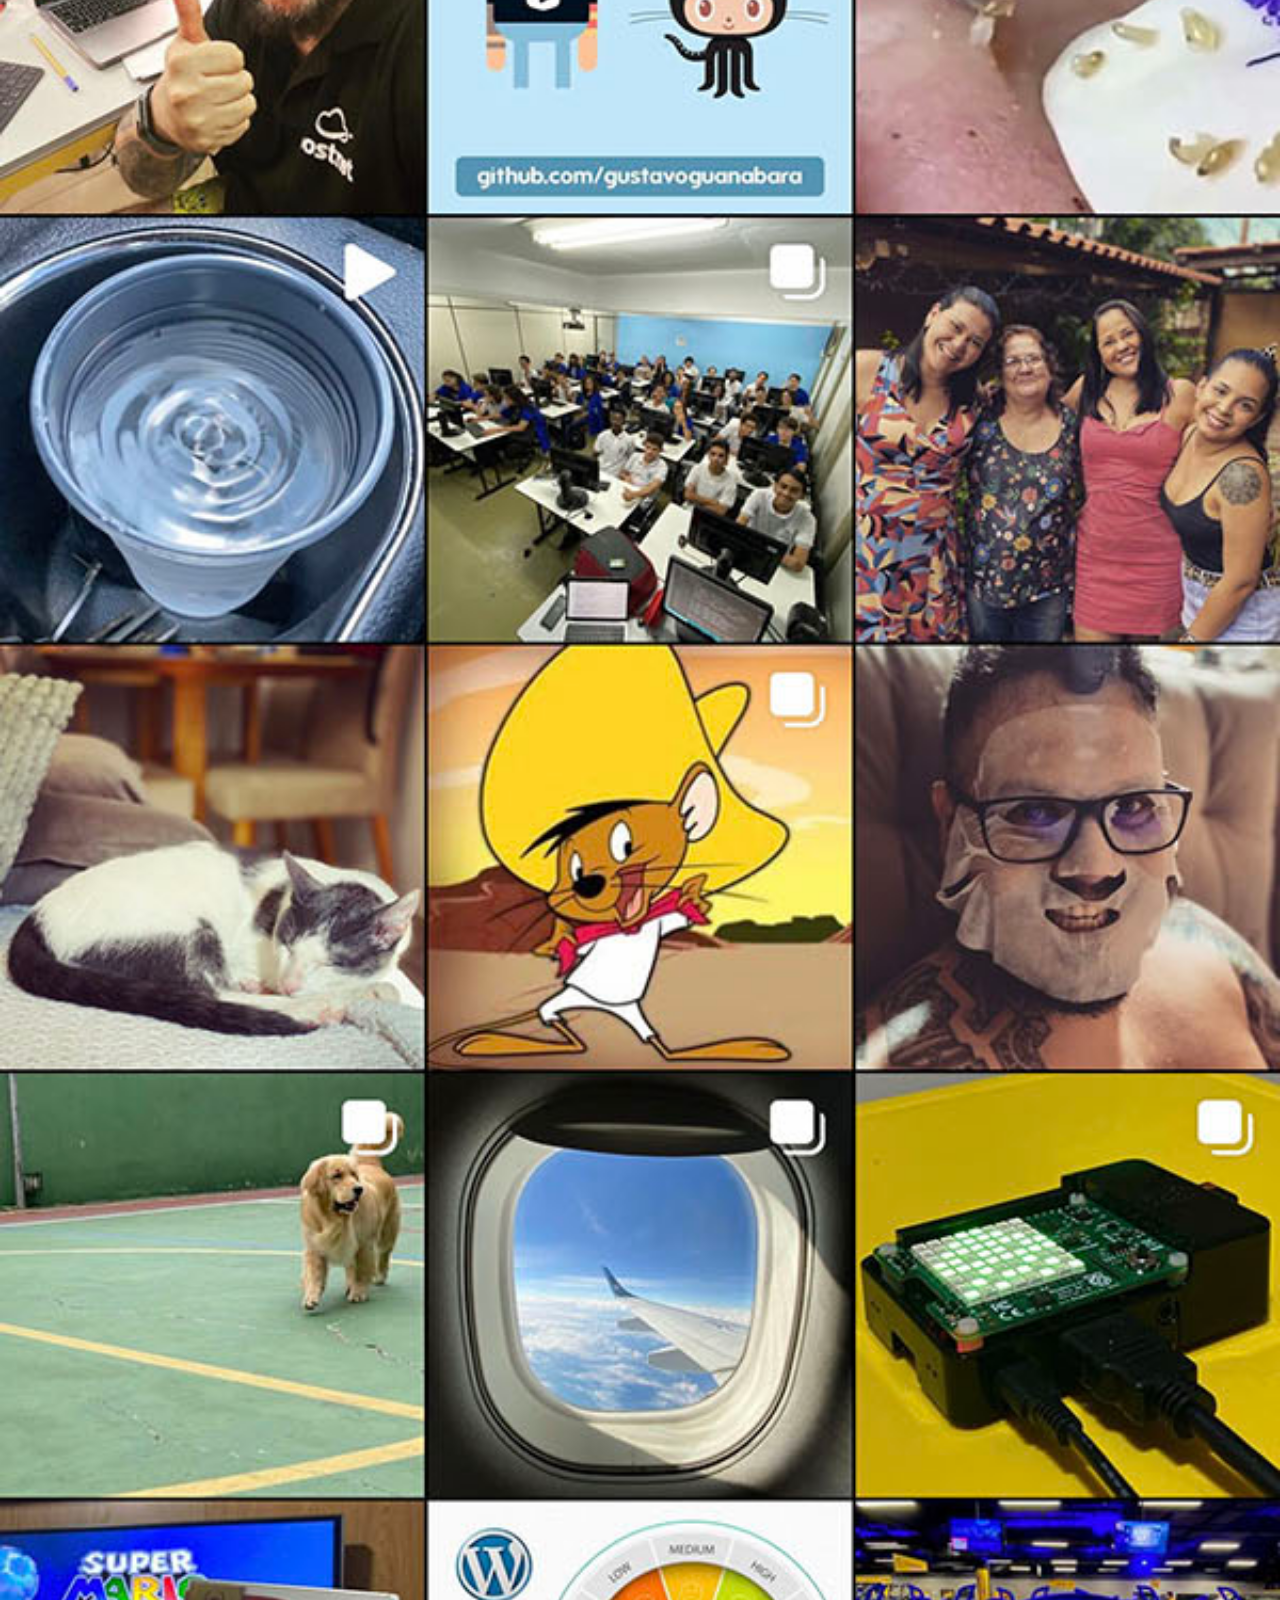
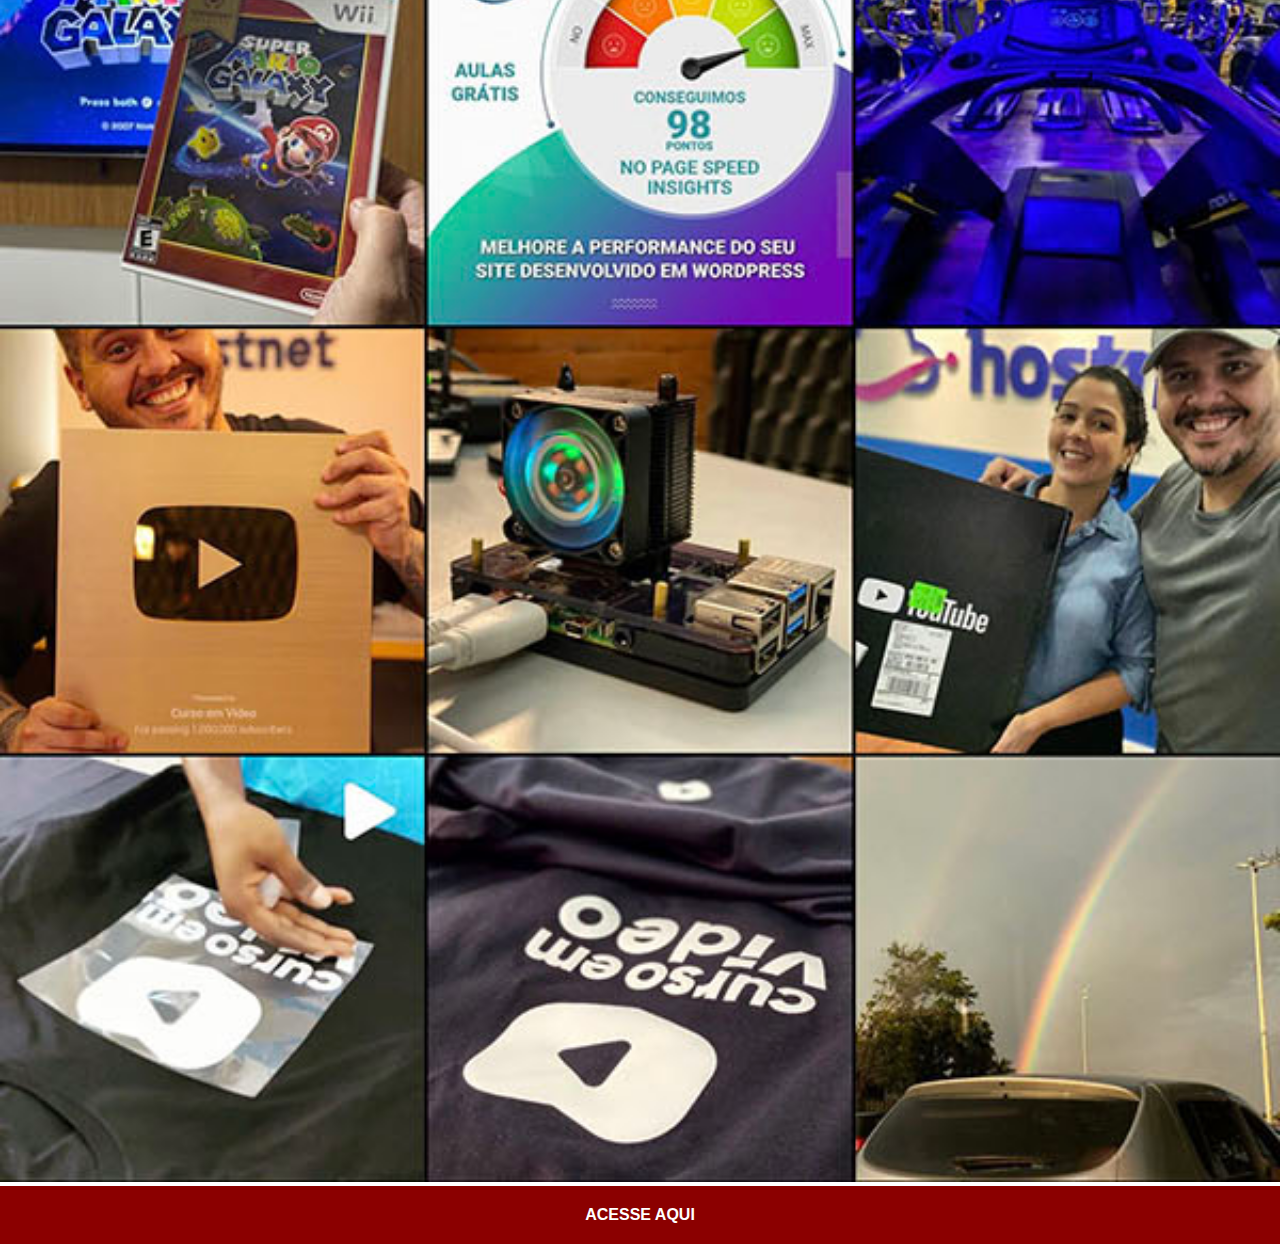
<file: instagram.html>
<!DOCTYPE html>
<html lang="pt-br">
<head>
    <meta charset="UTF-8">
    <meta name="viewport" content="width=device-width, initial-scale=1.0">
    <title>Instagram</title>
    <link rel="stylesheet" href="estilos/social.css">
</head>
<body>
    <img src="imagens/tela-instagram.jpg" alt="Instagram">
    <a href="https://www.instagram.com/gustavoguanabara/" target="_blank">ACESSE AQUI</a>
</body>
</html>
</file>
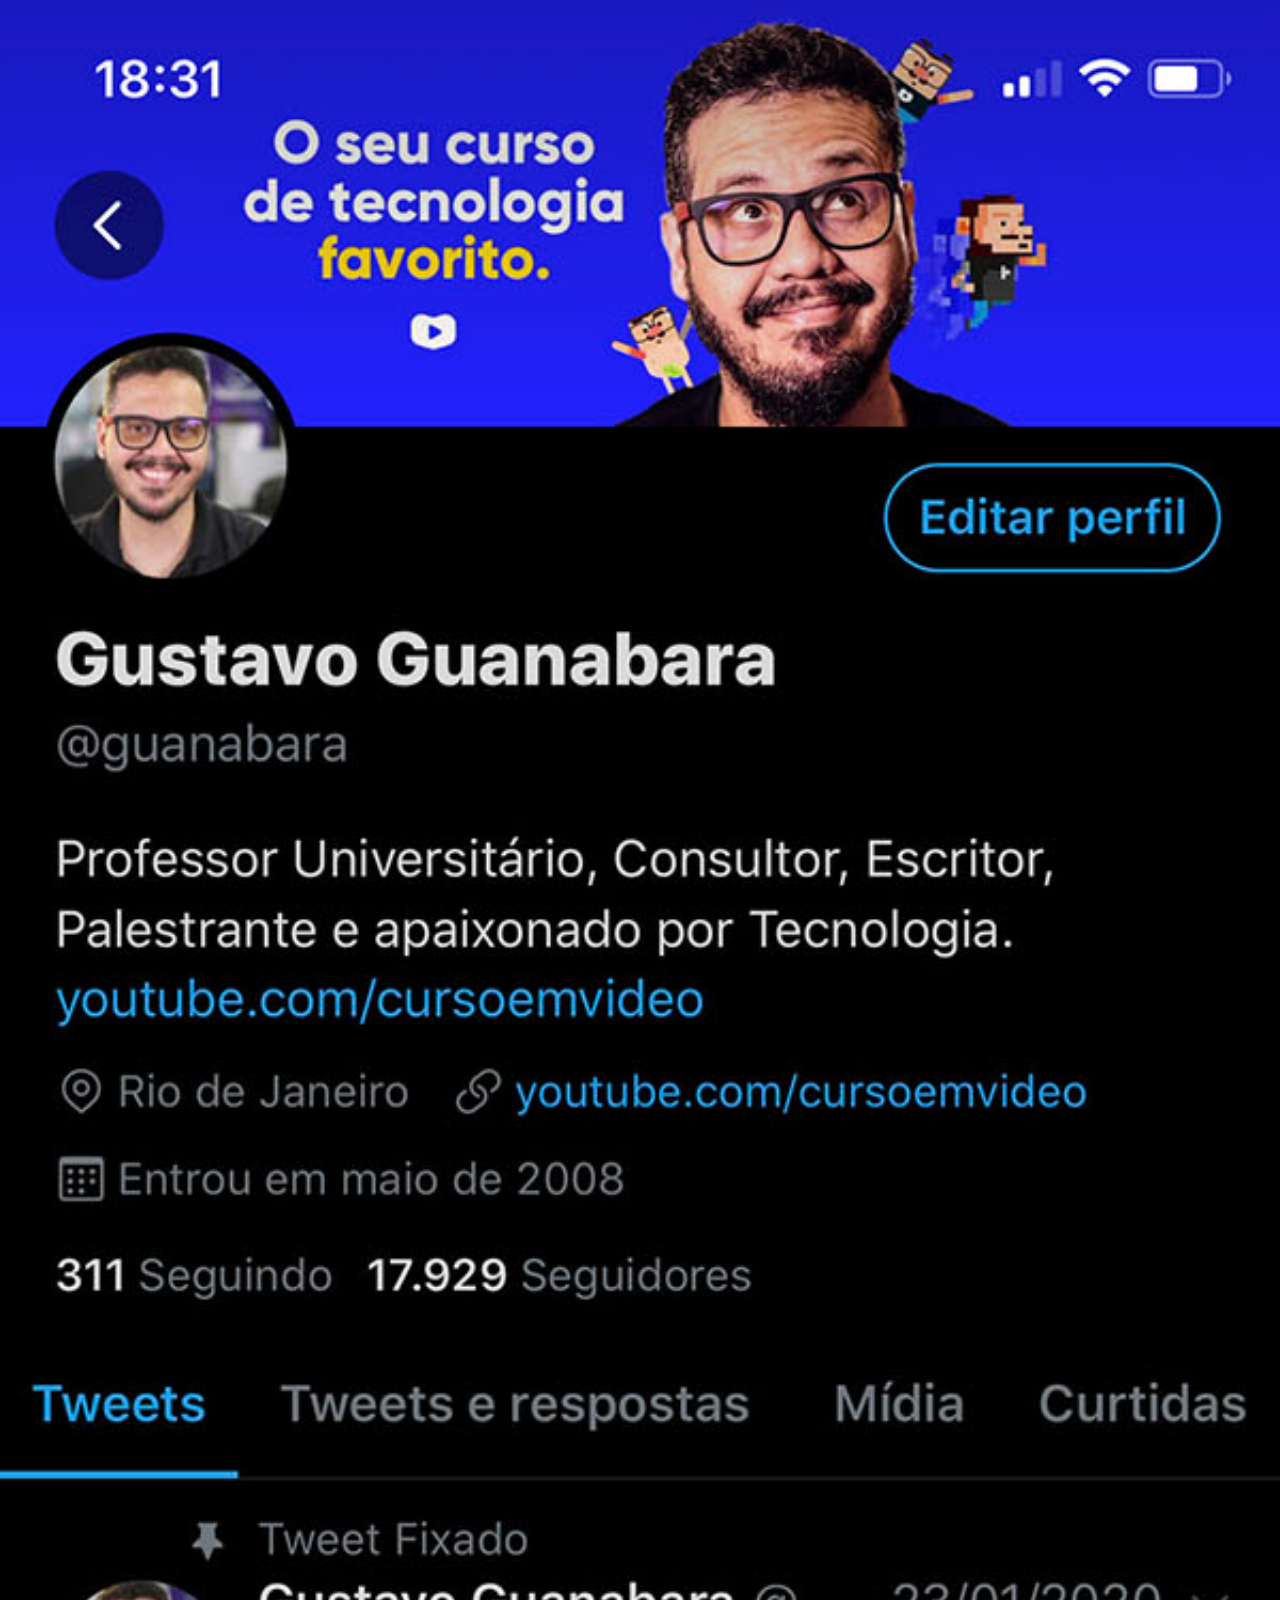
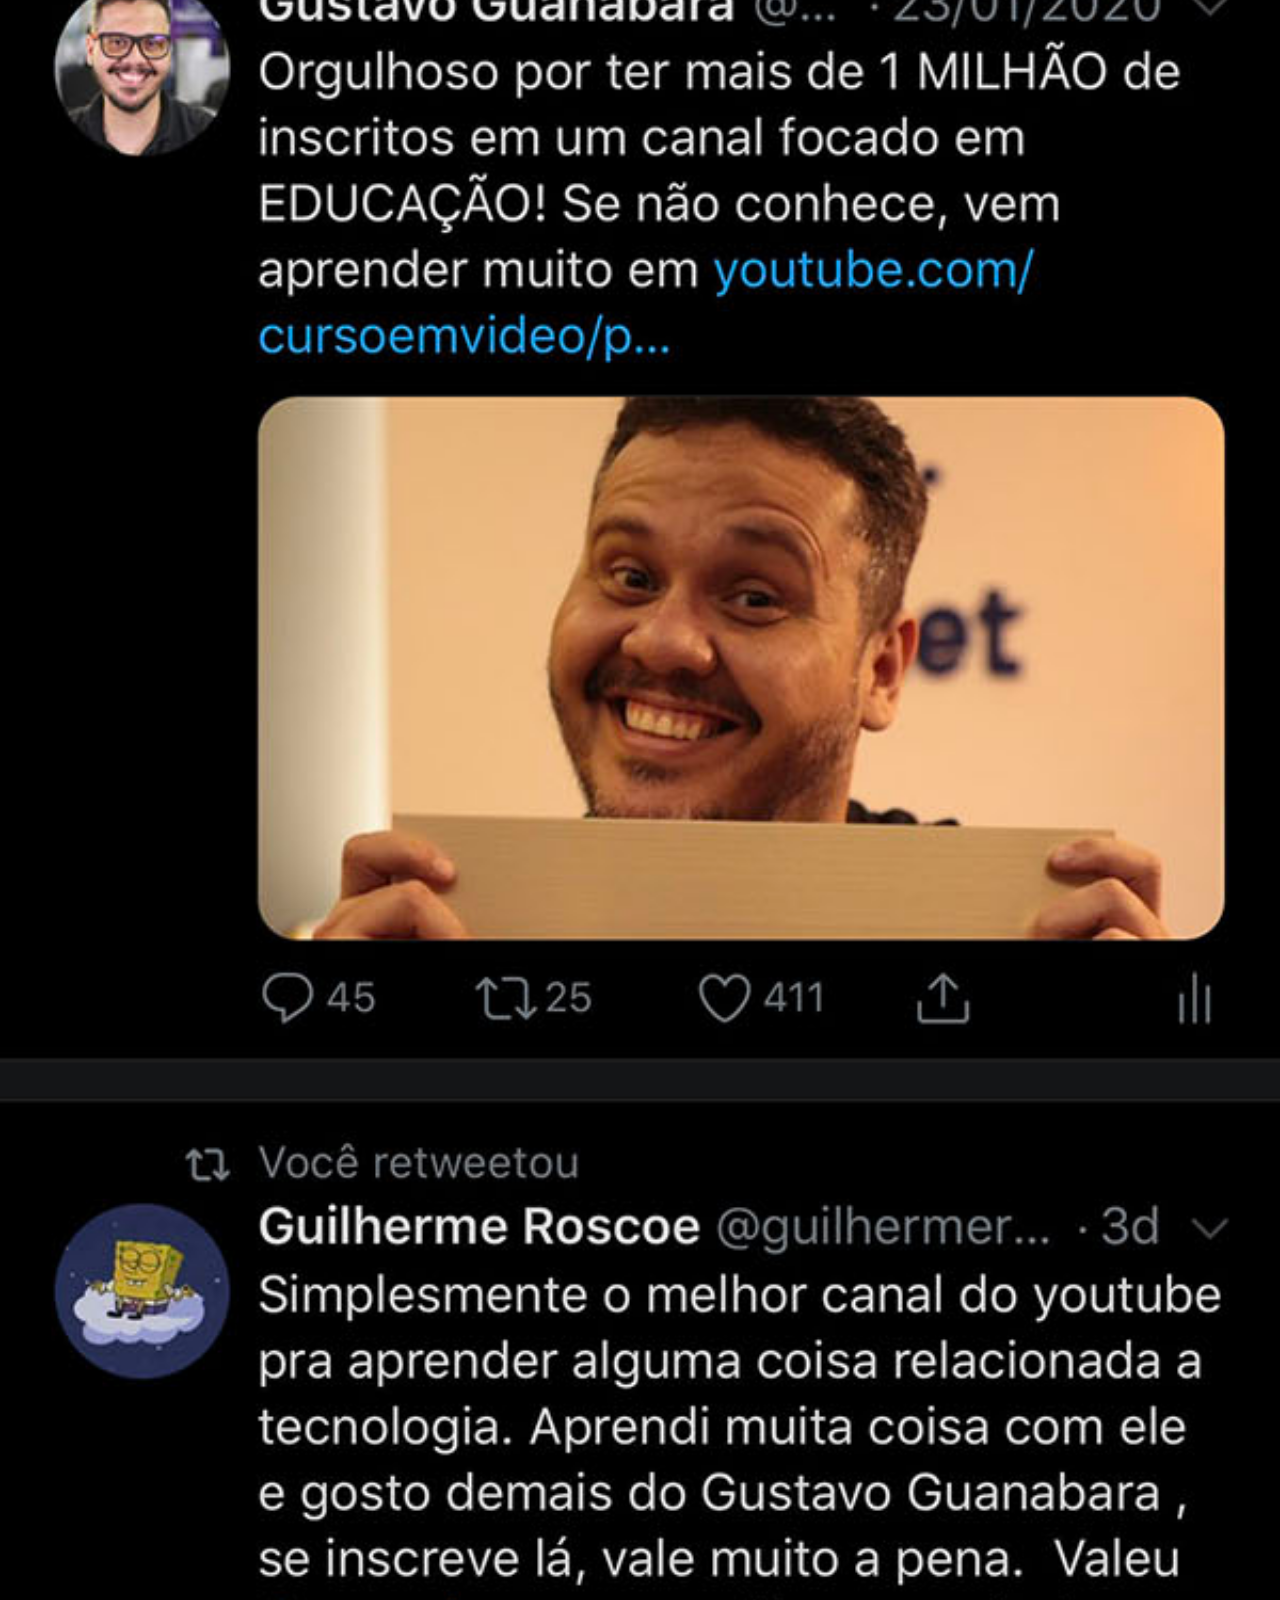
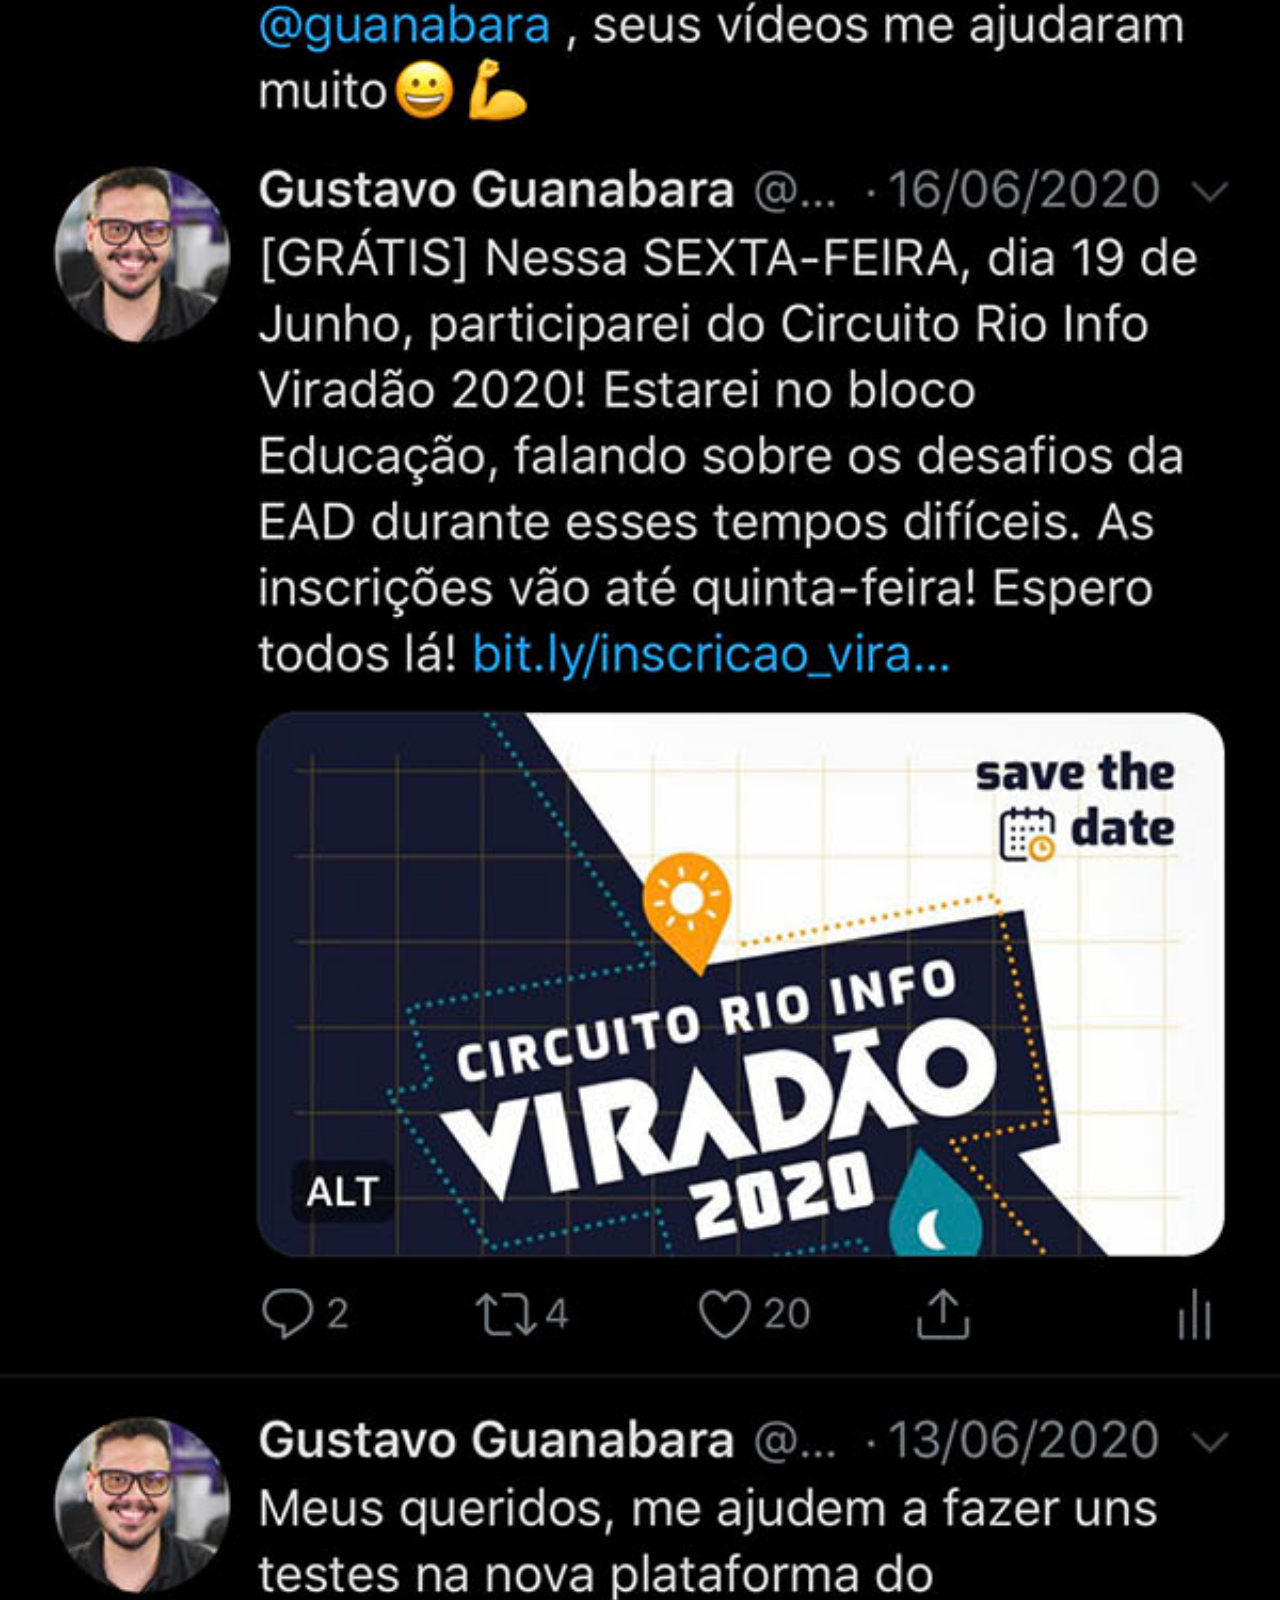
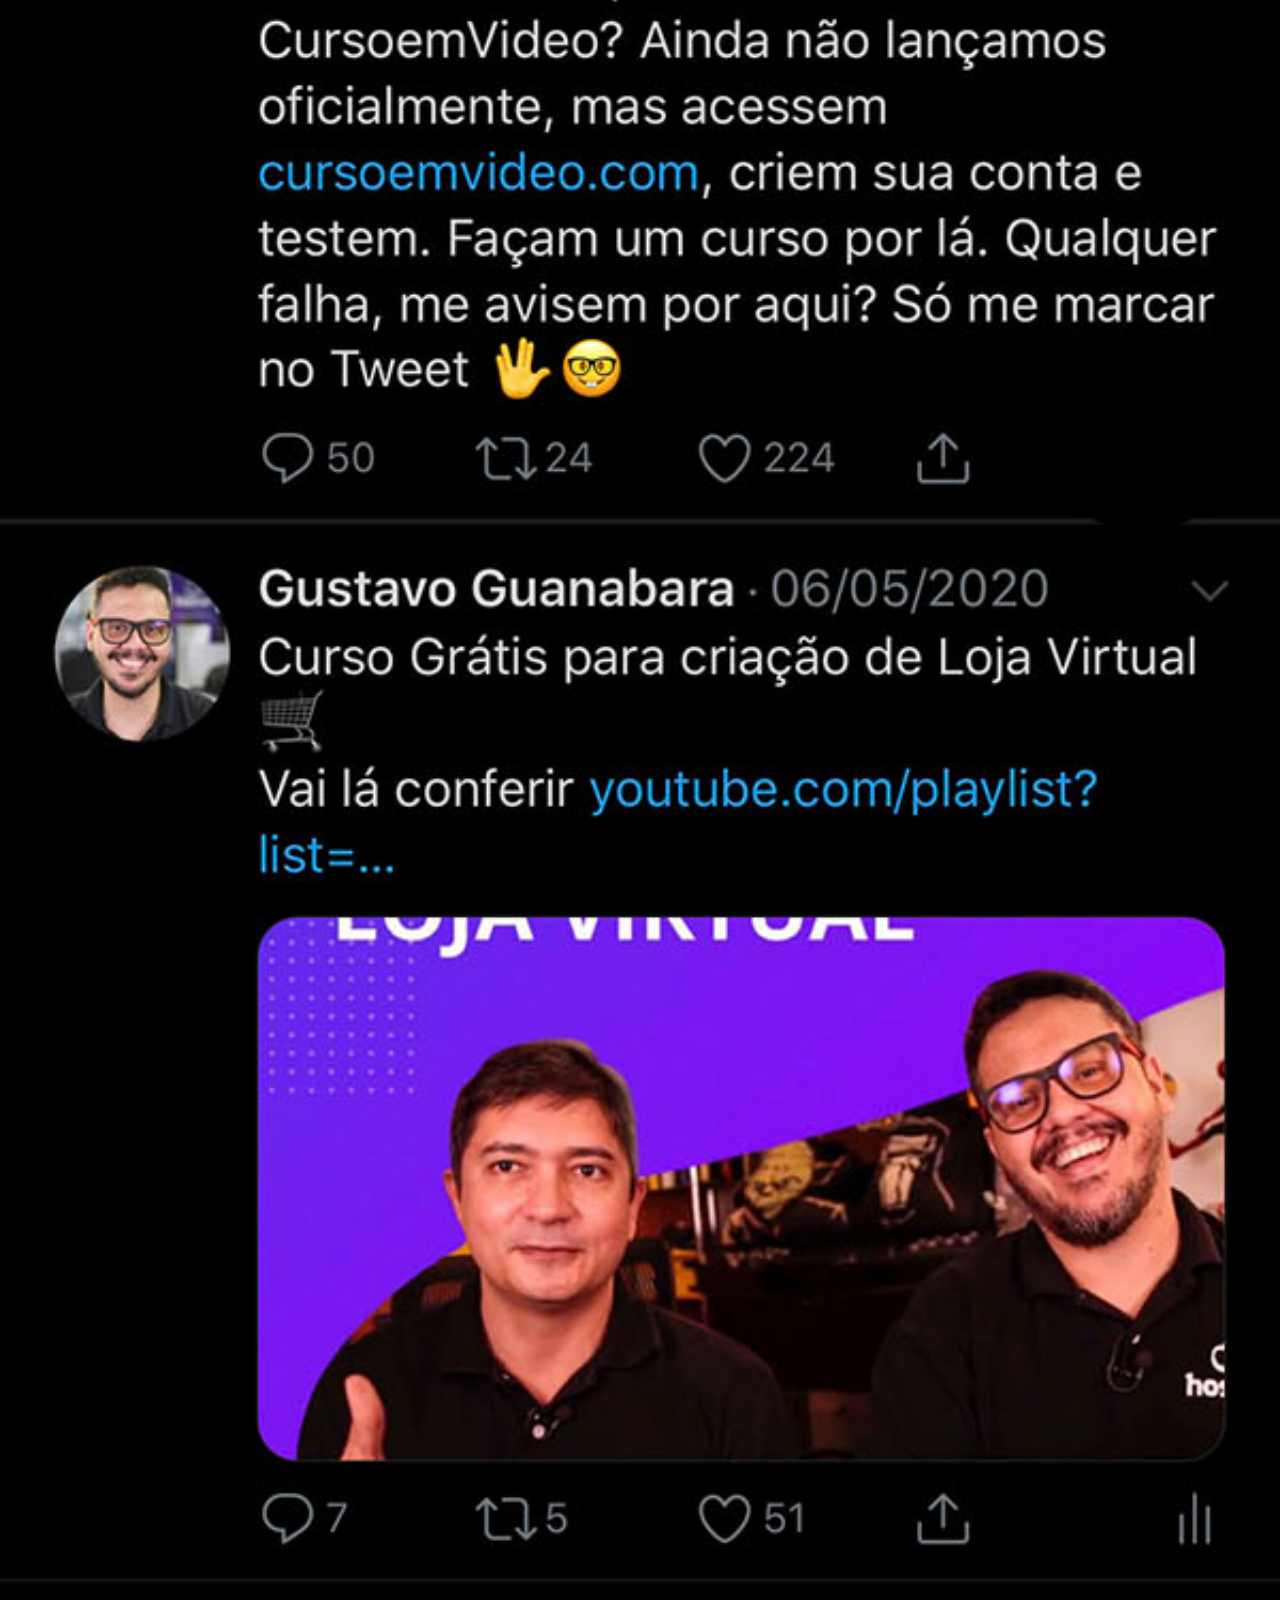
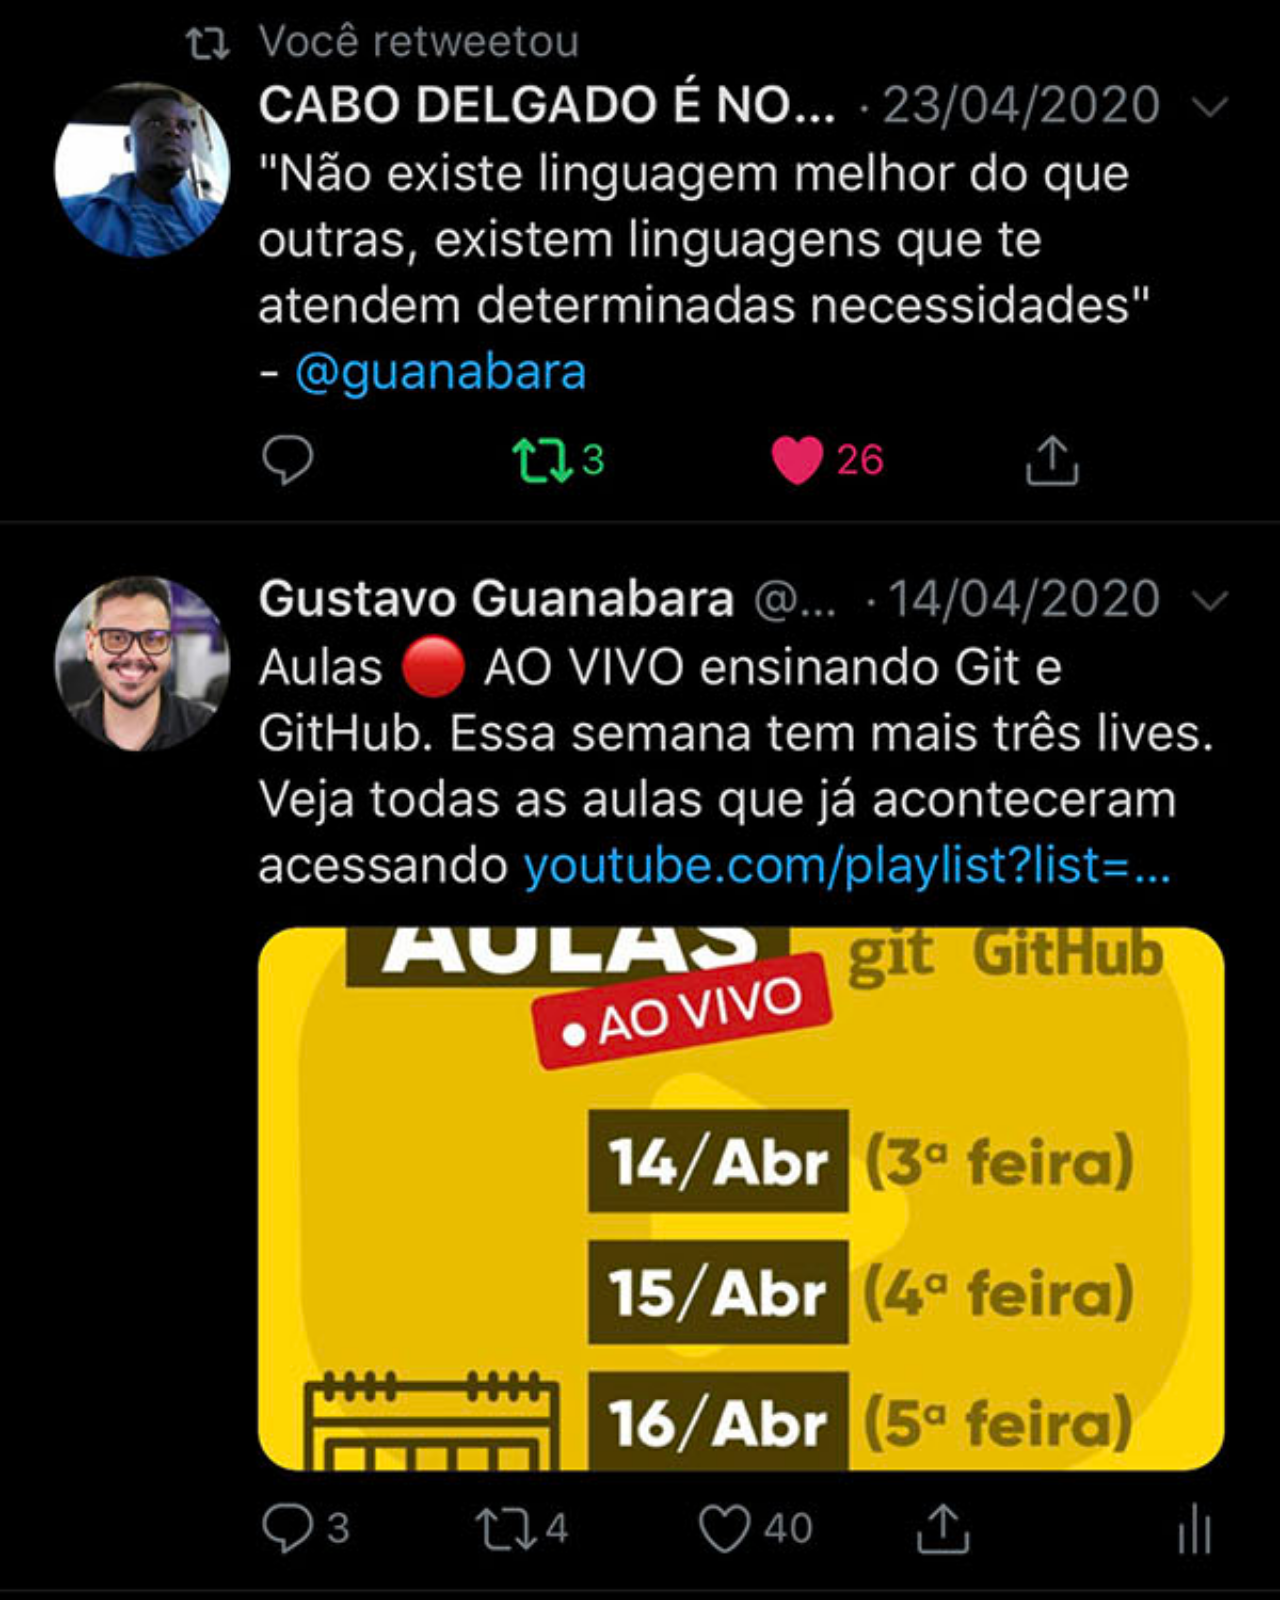
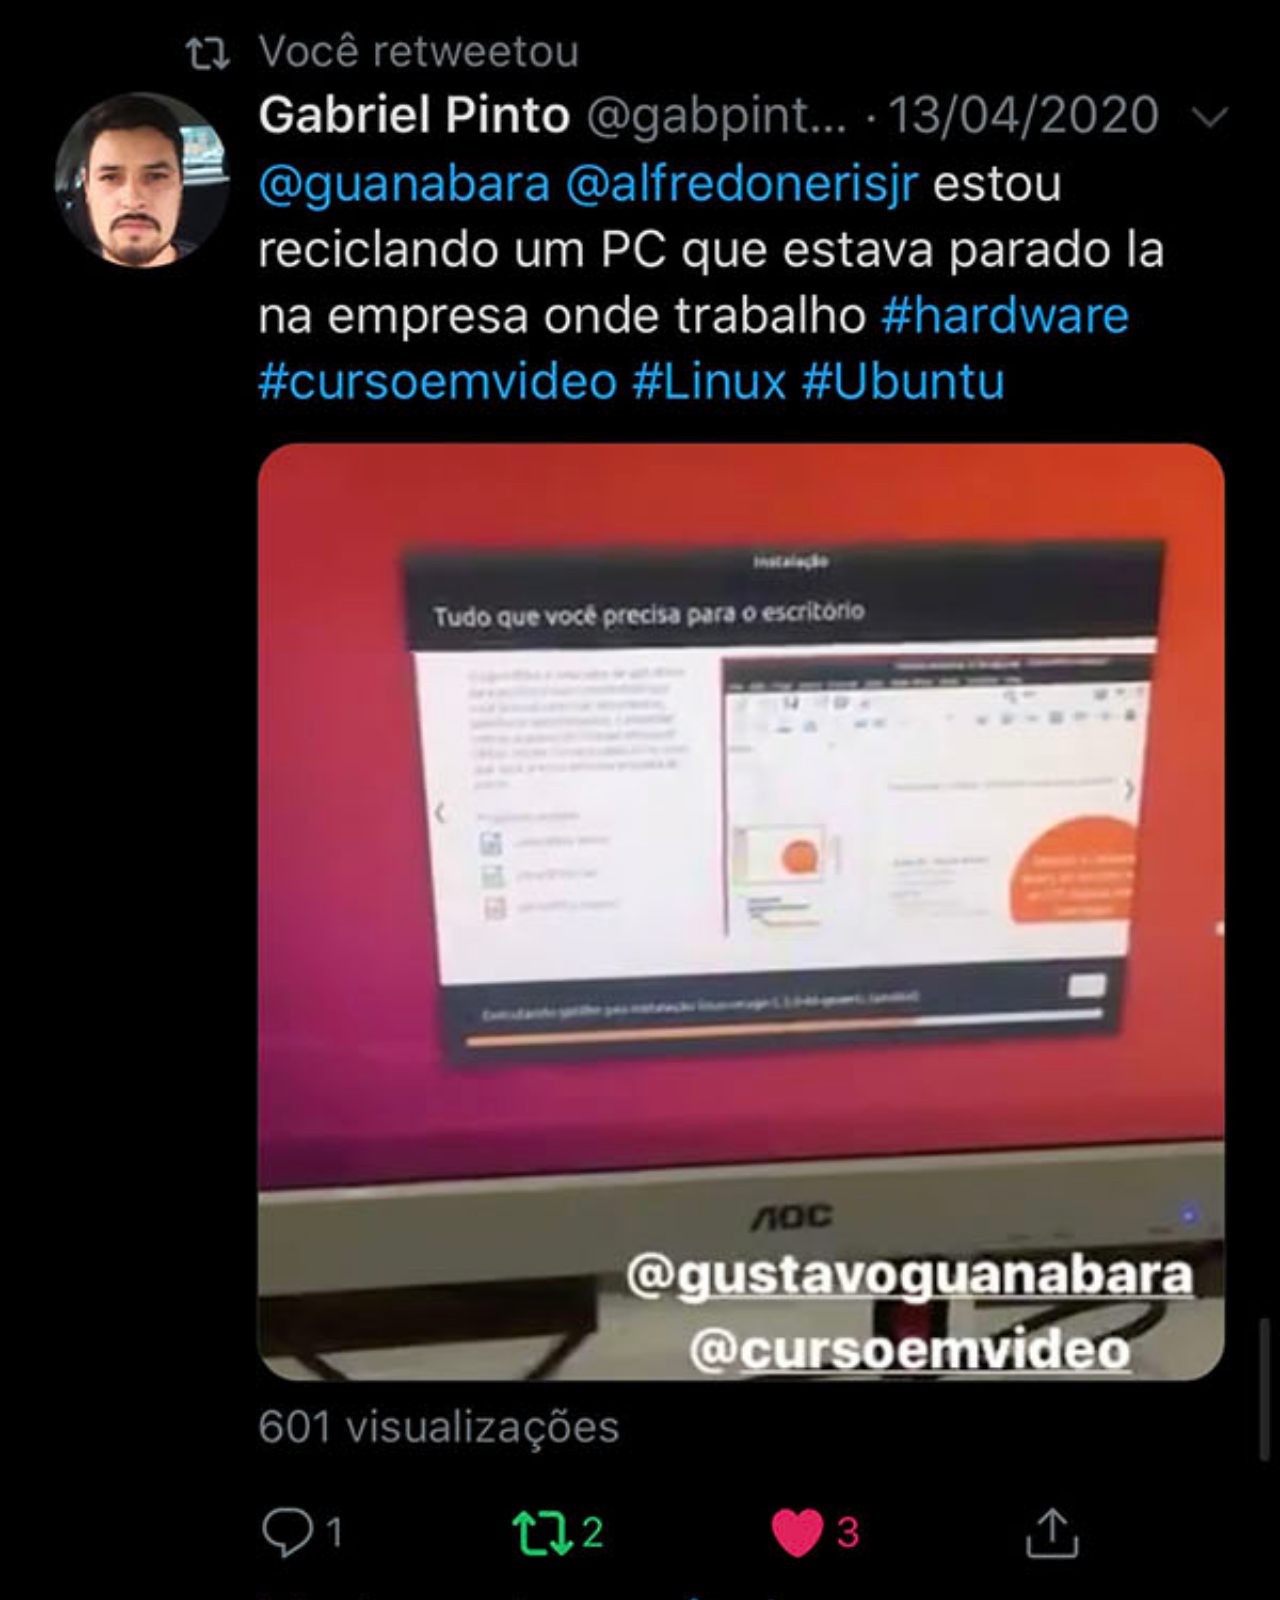
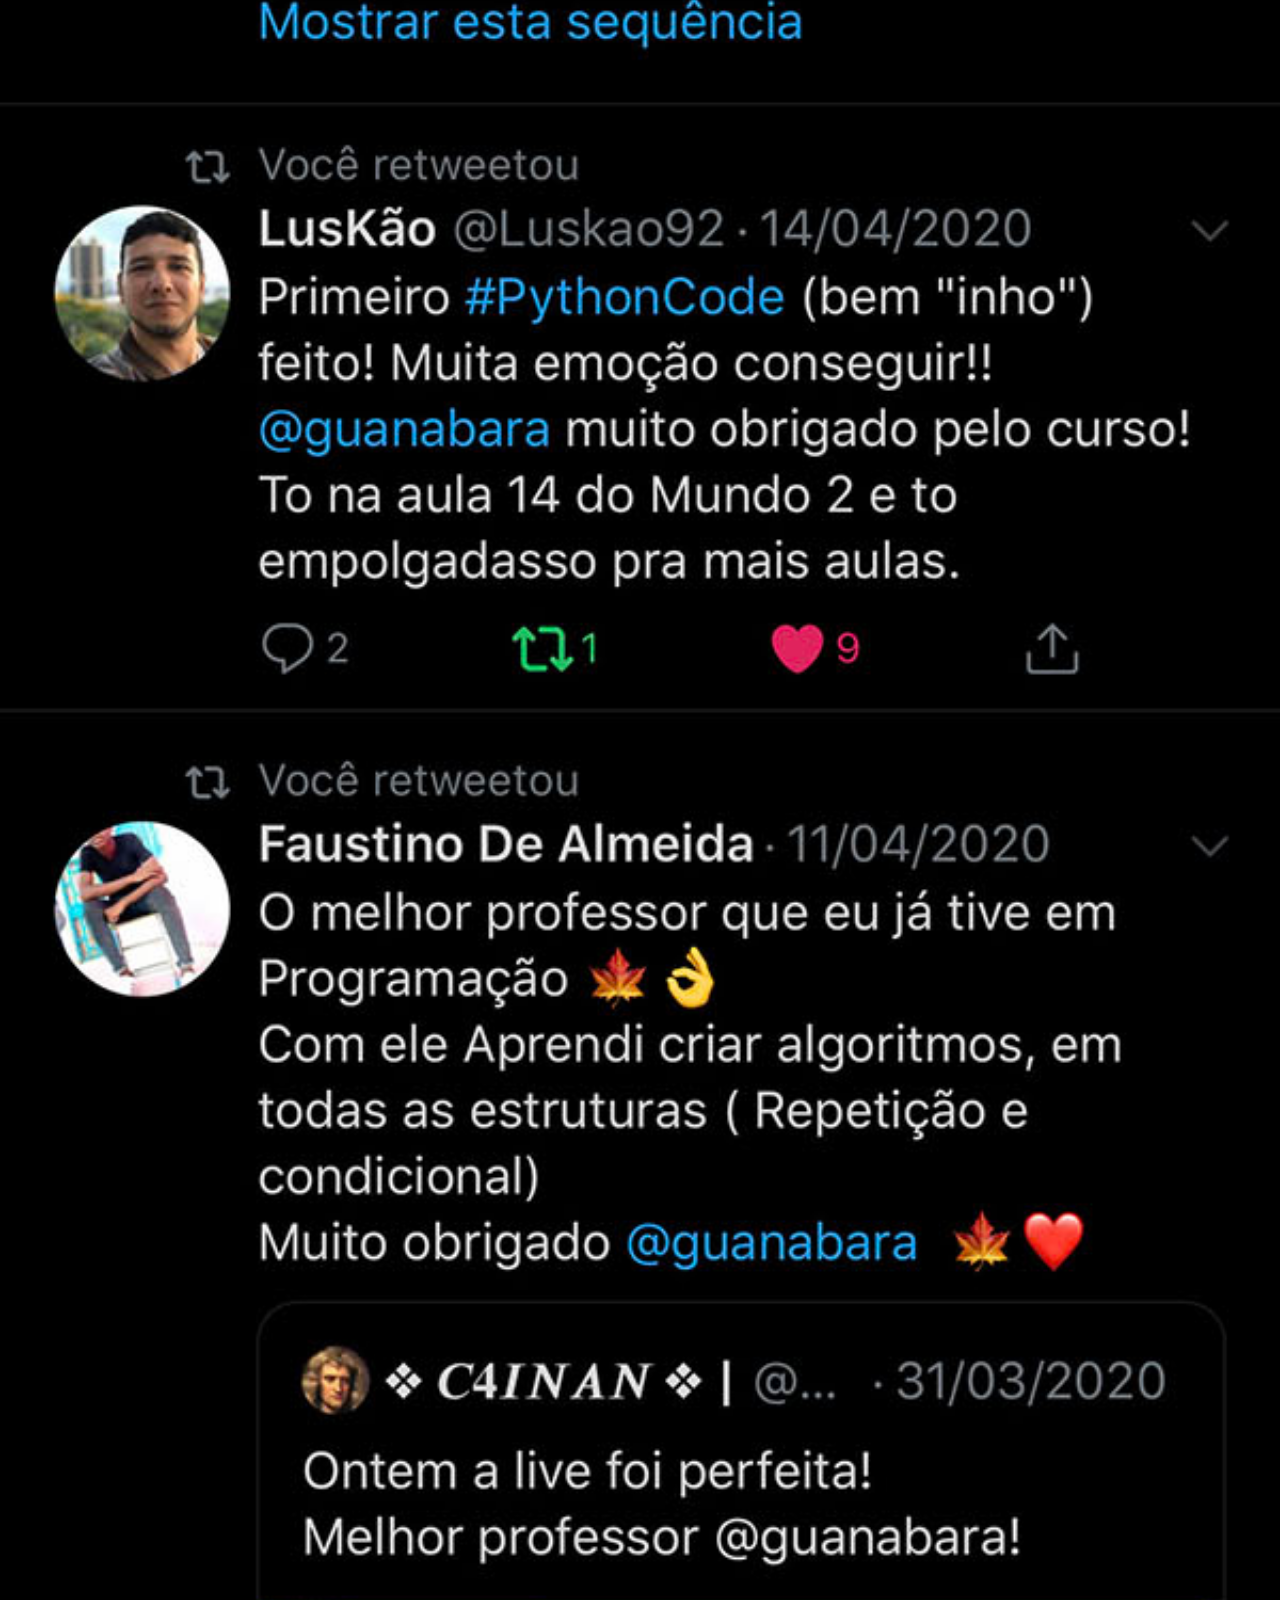
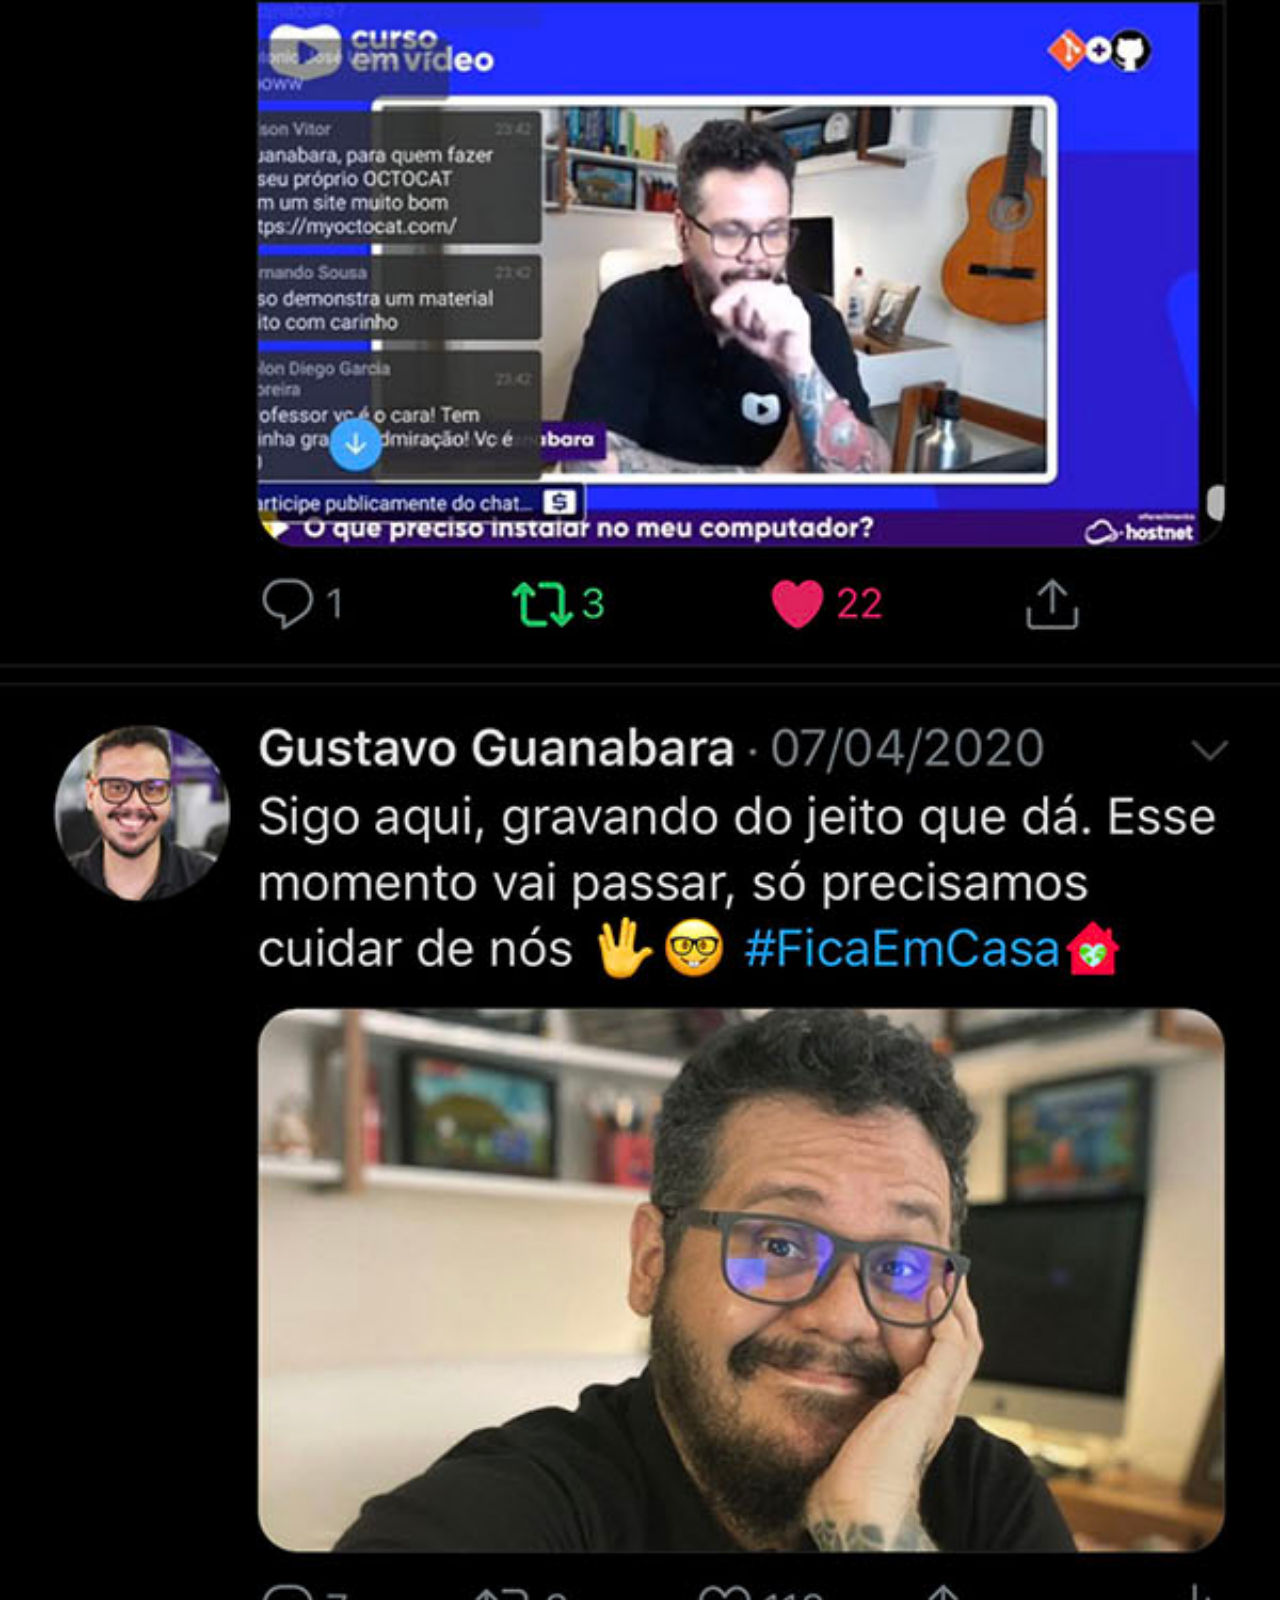
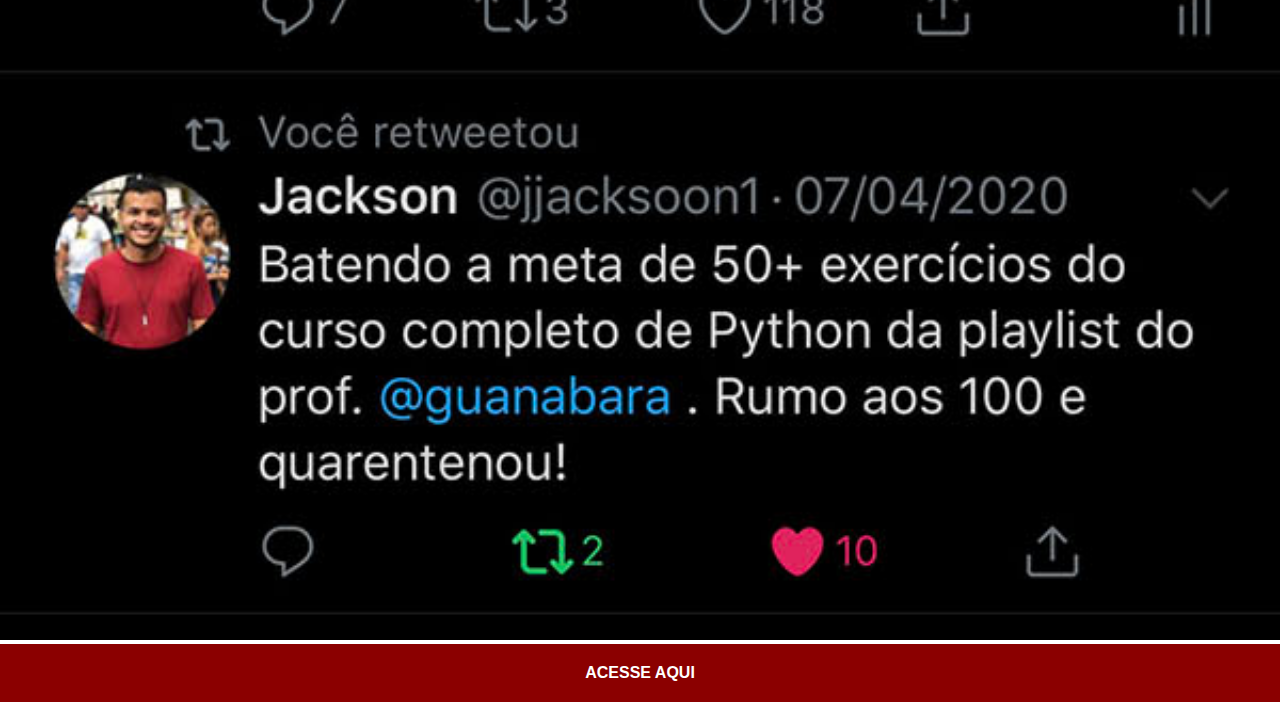
<file: twitter.html>
<!DOCTYPE html>
<html lang="pt-br">
<head>
    <meta charset="UTF-8">
    <meta name="viewport" content="width=device-width, initial-scale=1.0">
    <title>Twitter</title>
    <link rel="stylesheet" href="estilos/social.css">
</head>
<body>
    <img src="imagens/tela-twitter.jpg" alt="Twitter">
    <a href="https://twitter.com/guanabara" target="_blank">ACESSE AQUI</a>
    
</body>
</html>
</file>
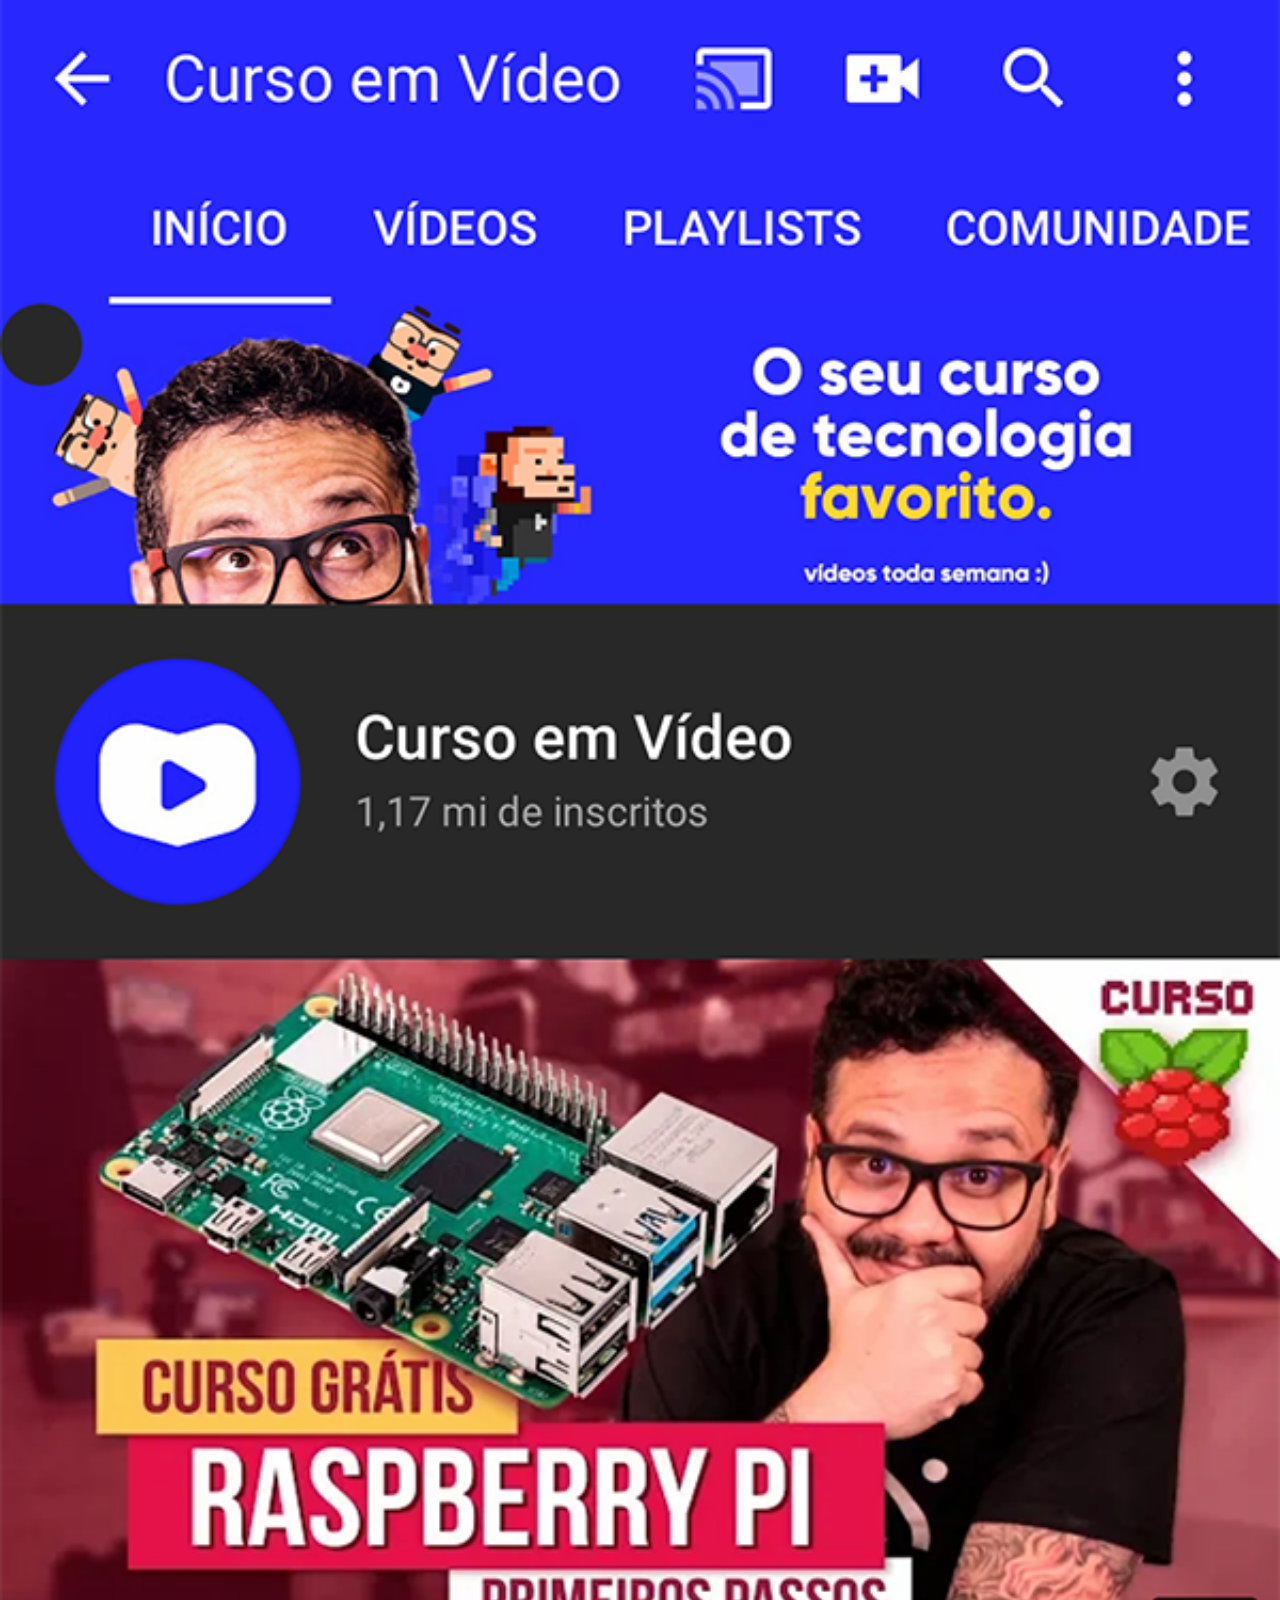
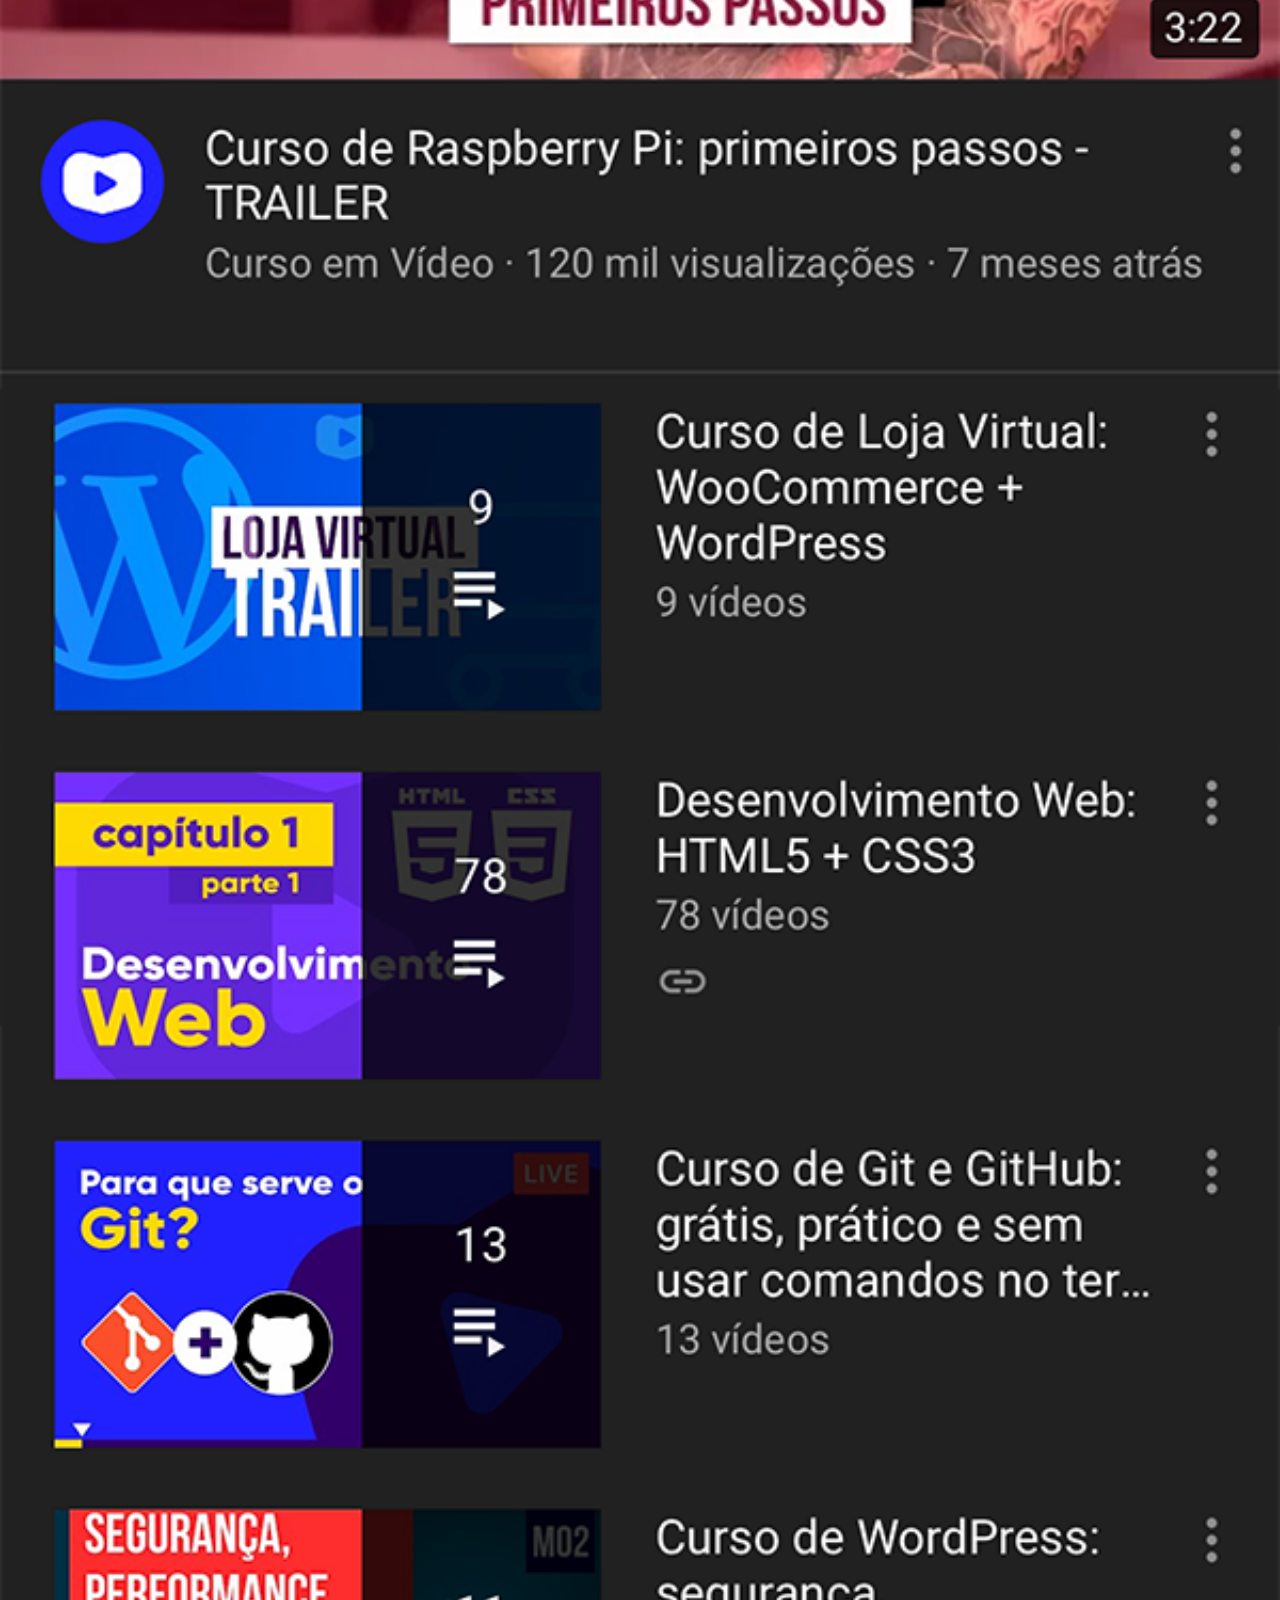
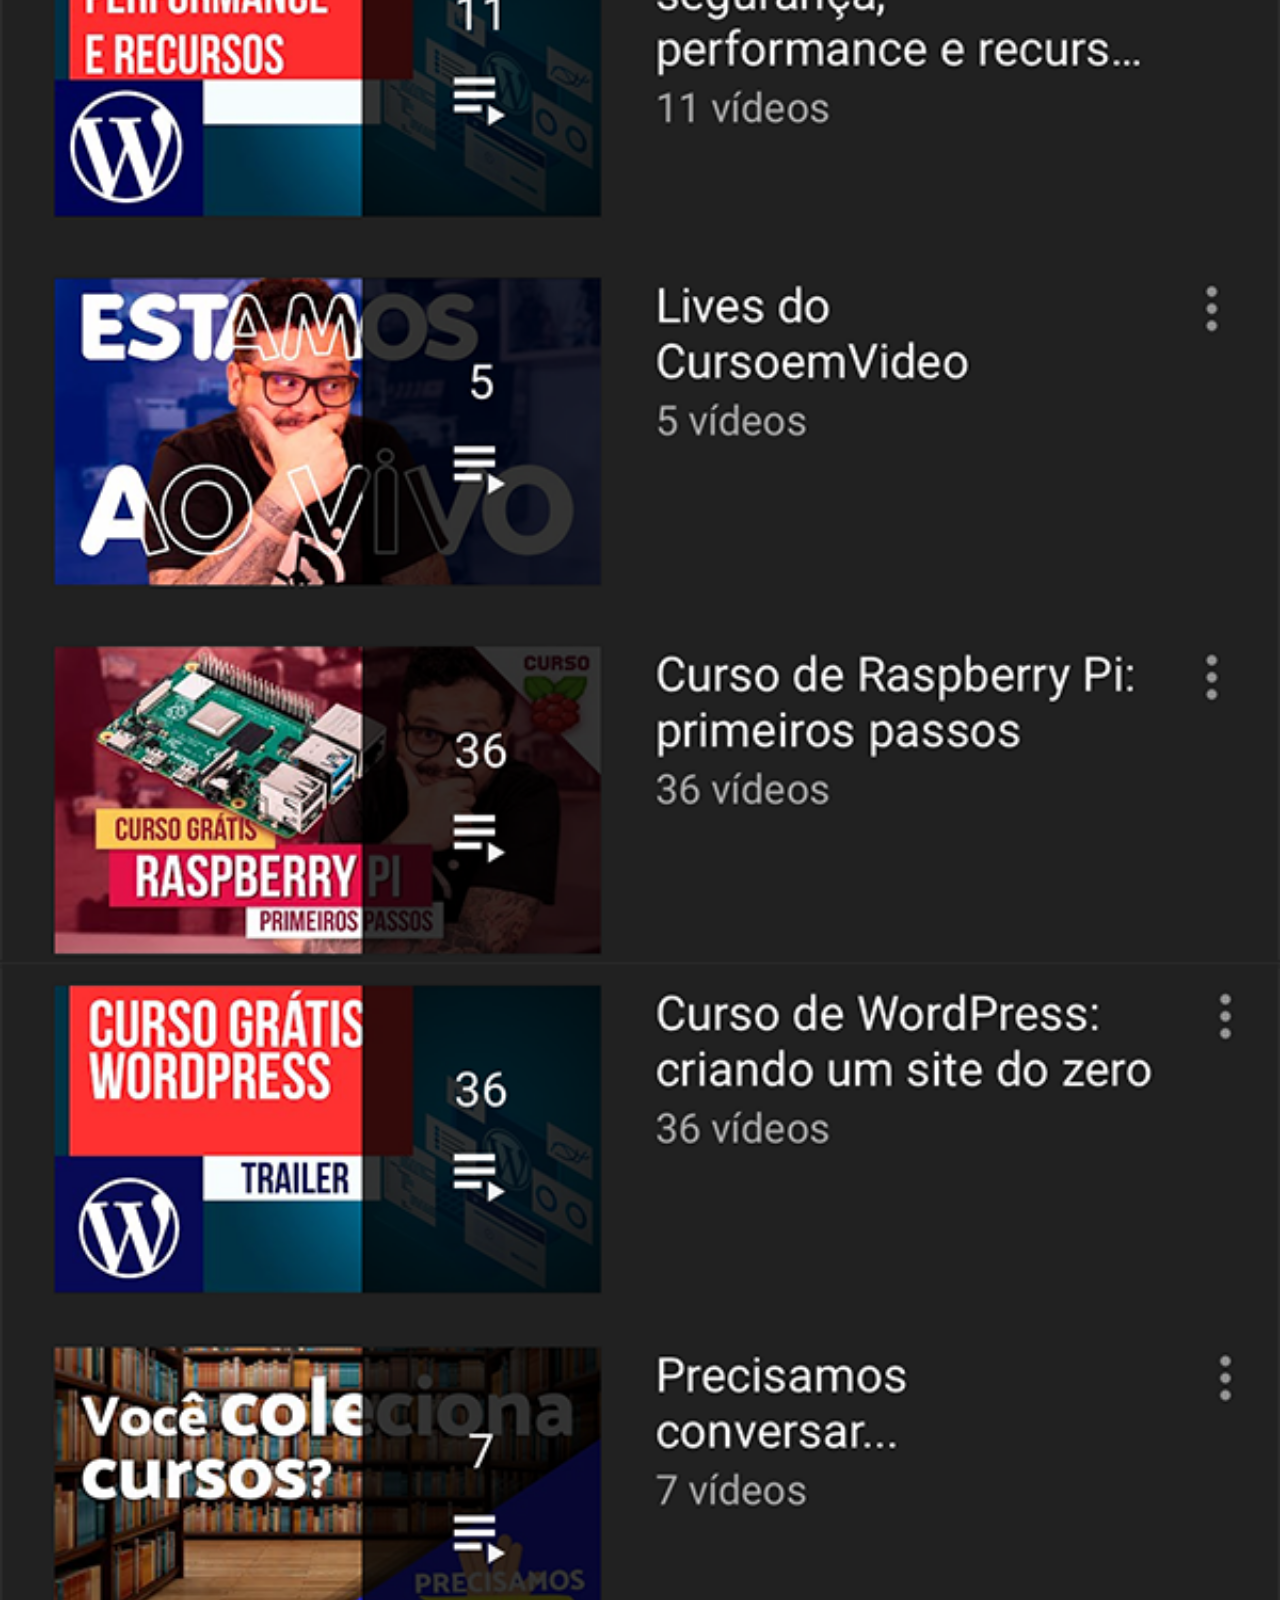
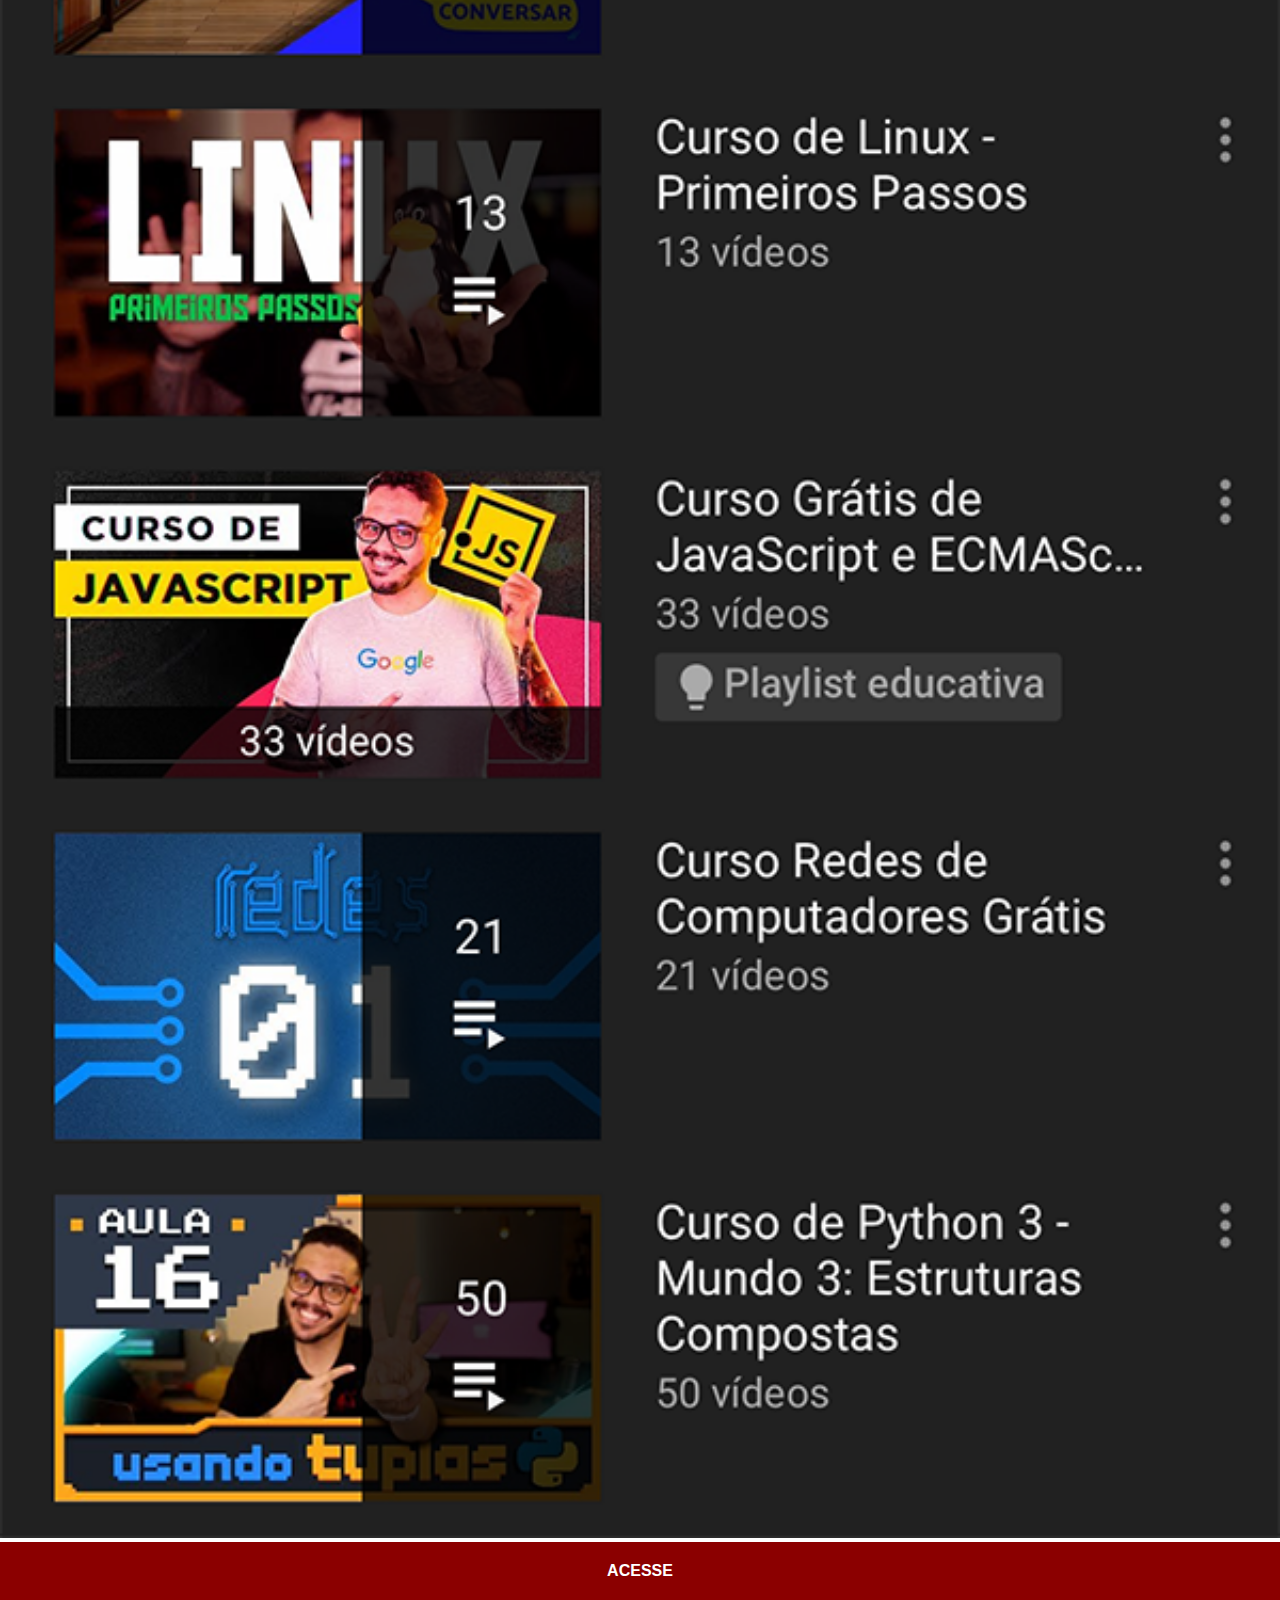
<file: youtube.html>
<!DOCTYPE html>
<html lang="pt-br">
<head>
    <meta charset="UTF-8">
    <meta name="viewport" content="width=device-width, initial-scale=1.0">
    <title>Youtube</title>
    <link rel="stylesheet" href="estilos/social.css">
    
</head>
<body>
    <img src="imagens/tela-youtube.png" alt="Youtube">
    <a href="https://www.youtube.com/@CursoemVideo/playlists" target="_blank">ACESSE</a>
    
</body>
</html>
</file>
<file: estilos/social.css>
@charset "UTF-8";

* {
    margin: 0px;
    padding: 0px;
    font-family: Arial, Helvetica, sans-serif;
}

img {
    width: 100vw;
    
}

a {
    display: block;
    background-color: darkred;
    color: rgb(255, 255, 255);
    padding: 20px;
    

    text-align: center;
    font-weight: bolder;
    text-decoration: none;
}

::-webkit-scrollbar {
    width: 0px;
    height: 0px;
}

a:hover {
    background-color: red;
}
</file>
